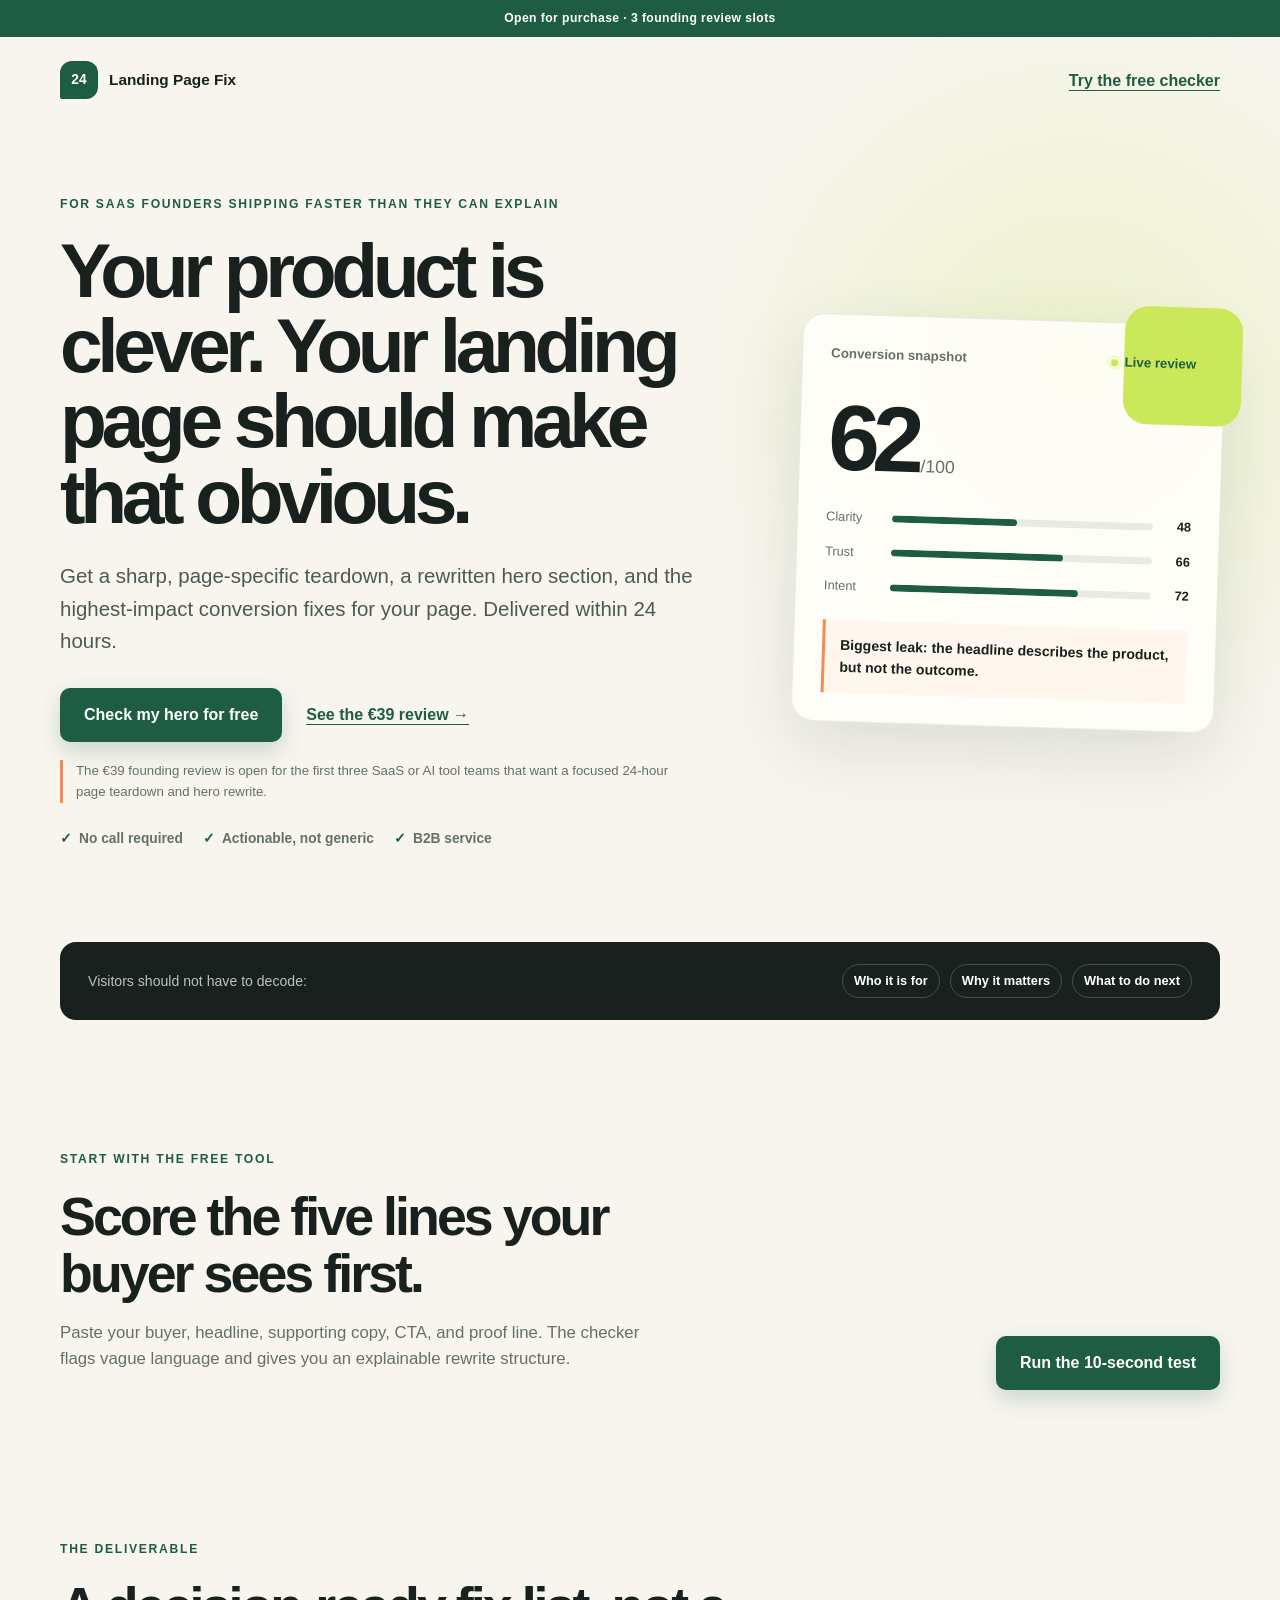
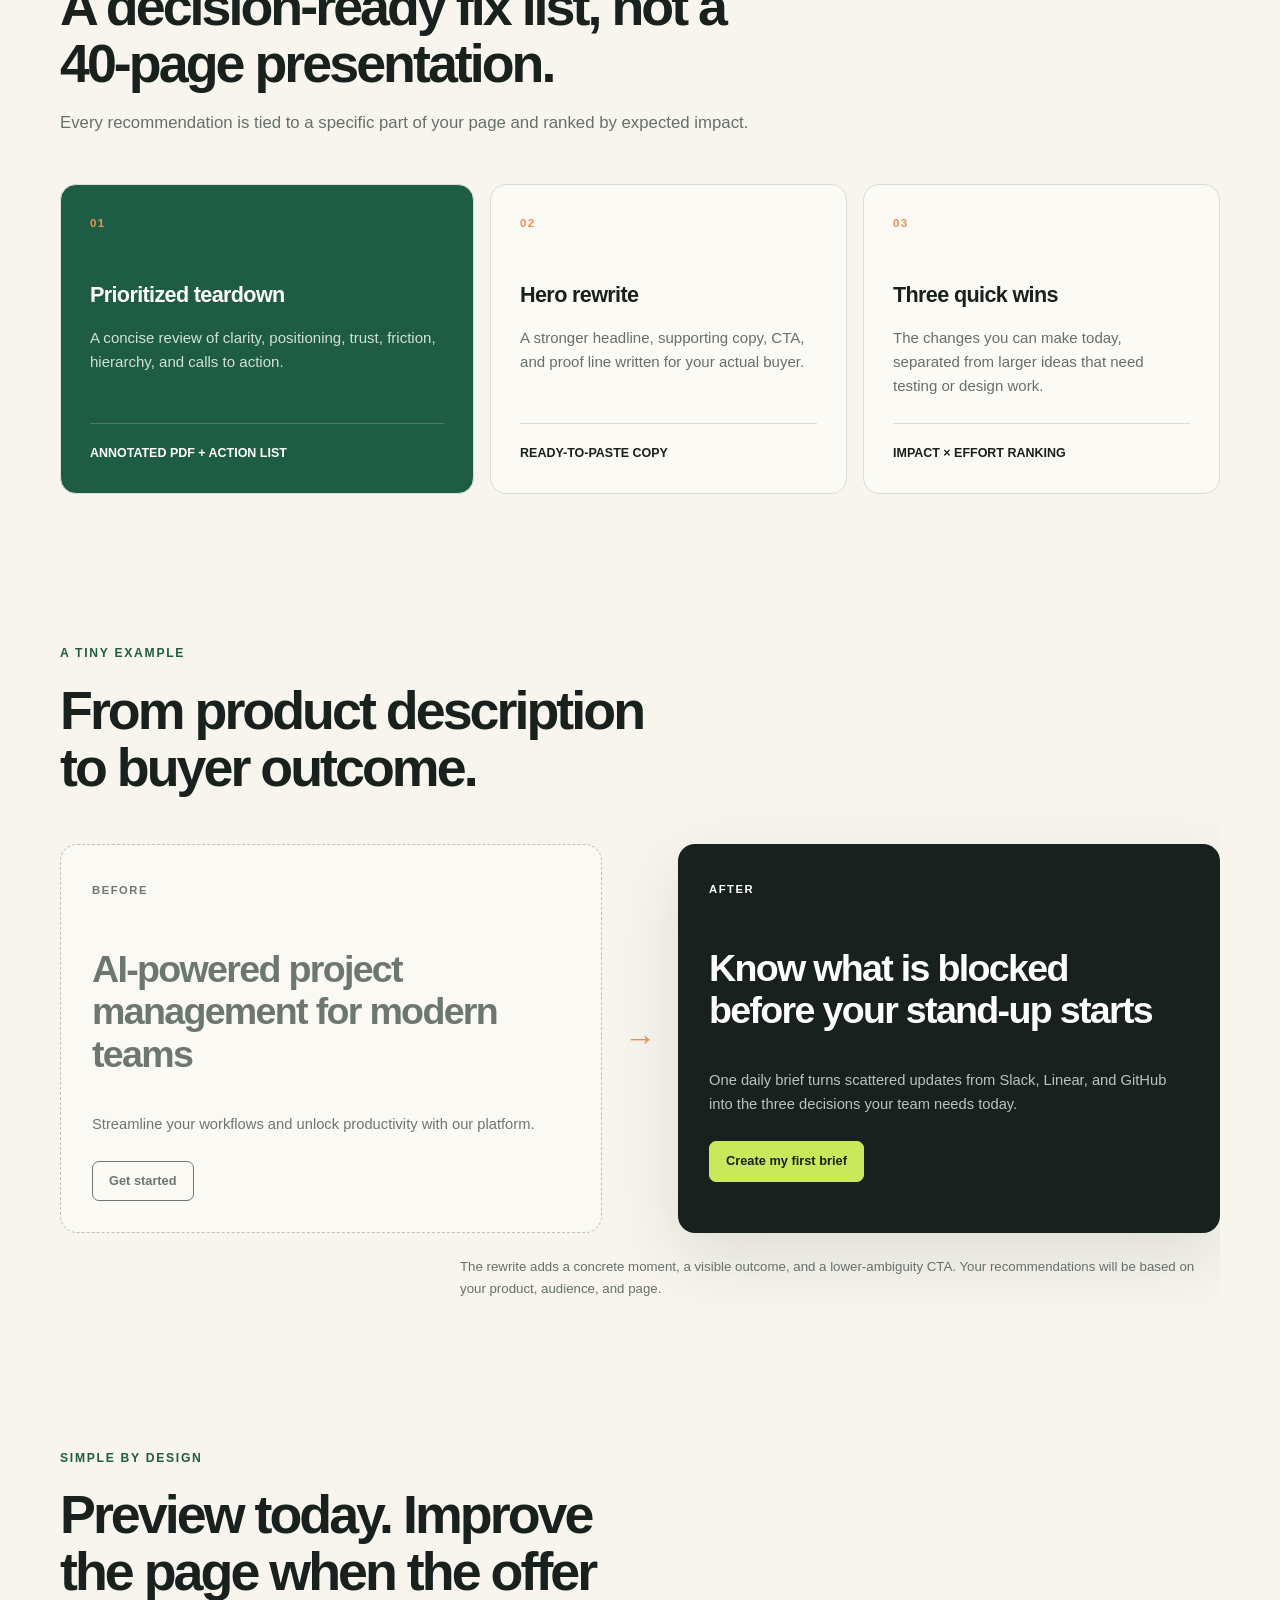
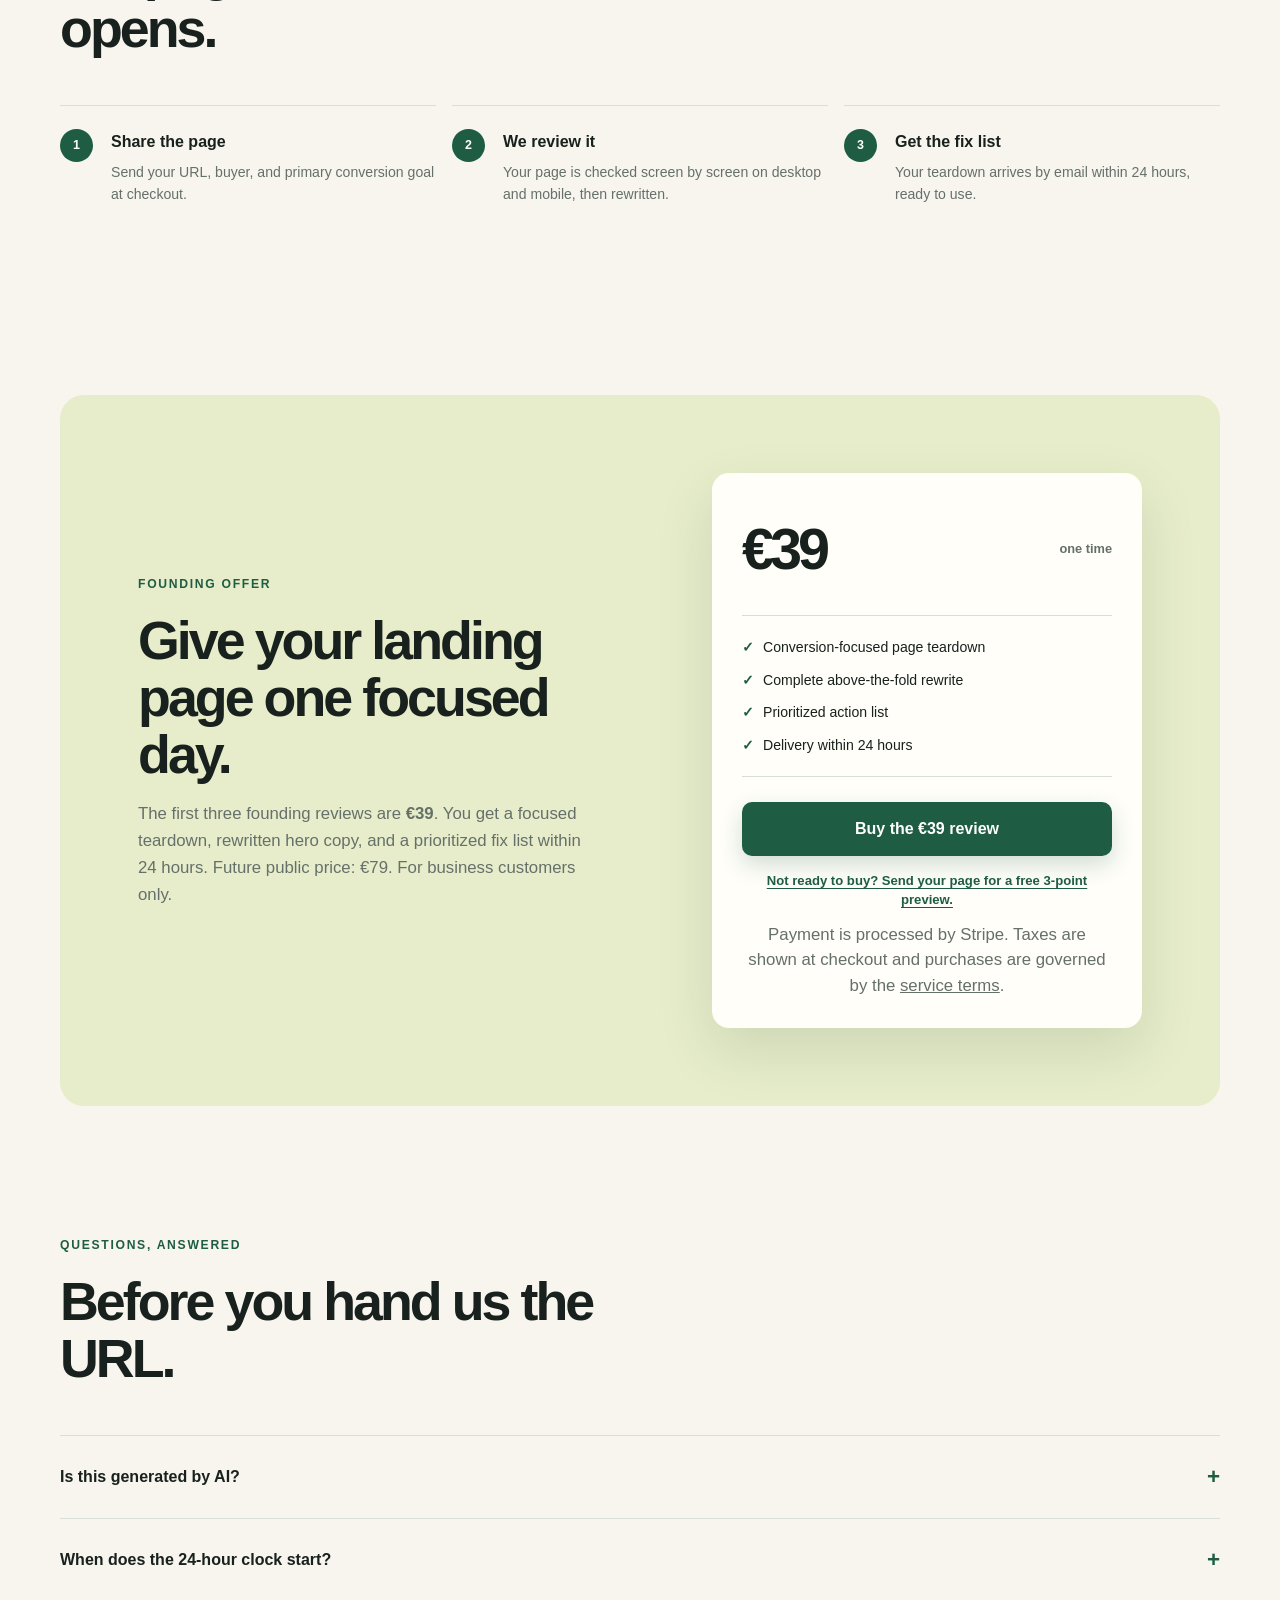
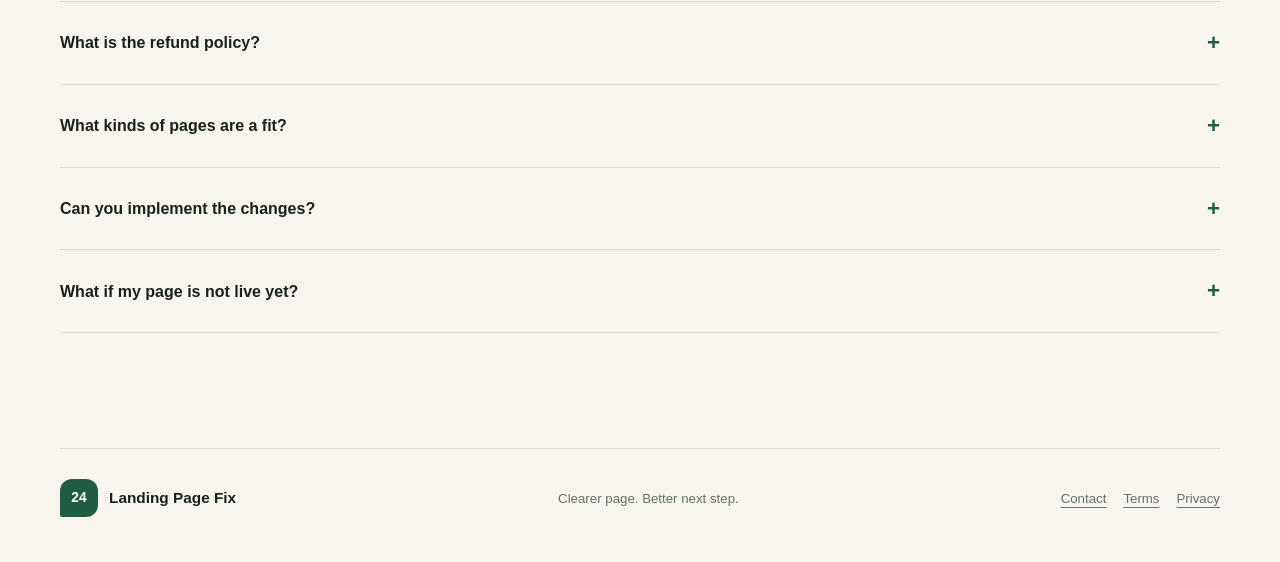
<file: index.html>
<!doctype html>
<html lang="en">
  <head>
    <meta charset="UTF-8" />
    <meta name="viewport" content="width=device-width, initial-scale=1.0" />
    <meta
      name="description"
      content="A focused landing page teardown with clearer positioning, rewritten above-the-fold copy, and prioritized conversion fixes delivered in 24 hours."
    />
    <meta property="og:type" content="website" />
    <meta property="og:title" content="24-Hour Landing Page Fix" />
    <meta
      property="og:description"
      content="A page-specific teardown, rewritten hero, and prioritized conversion fixes for SaaS landing pages."
    />
    <meta name="twitter:card" content="summary" />
    <title>24-Hour Landing Page Fix</title>
    <link rel="icon" href="favicon.svg" type="image/svg+xml" />
    <link rel="stylesheet" href="styles.css" />
  </head>
  <body>
    <div class="preview-banner" data-launch-state>
      Open for purchase · 3 founding review slots
    </div>
    <header class="site-header">
      <a class="brand" href="#top" aria-label="Landing Page Fix home">
        <span class="brand-mark">24</span>
        <span>Landing Page Fix</span>
      </a>
      <a class="header-link" href="hero-checker.html">Try the free checker</a>
    </header>

    <main id="top">
      <section class="hero">
        <div class="hero-copy">
          <p class="eyebrow">For SaaS founders shipping faster than they can explain</p>
          <h1>Your product is clever. Your landing page should make that obvious.</h1>
          <p class="hero-lede">
            Get a sharp, page-specific teardown, a rewritten hero section, and the
            highest-impact conversion fixes for your page. Delivered within 24 hours.
          </p>
          <div class="hero-actions">
            <a class="button button-primary" href="hero-checker.html">
              Check my hero for free
            </a>
            <a class="text-link" href="#checkout">See the €39 review <span>→</span></a>
          </div>
          <p class="preview-note">
            The €39 founding review is open for the first three SaaS or AI tool teams
            that want a focused 24-hour page teardown and hero rewrite.
          </p>
          <div class="micro-proof">
            <span>No call required</span>
            <span>Actionable, not generic</span>
            <span>B2B service</span>
          </div>
        </div>

        <aside class="score-card" aria-label="Example landing page scorecard">
          <div class="score-card-top">
            <span>Conversion snapshot</span>
            <span class="status-dot">Live review</span>
          </div>
          <div class="score-main">
            <span class="score-number">62</span>
            <span class="score-total">/100</span>
          </div>
          <div class="score-bars">
            <div class="score-row">
              <span>Clarity</span>
              <div class="bar"><i style="width: 48%"></i></div>
              <b>48</b>
            </div>
            <div class="score-row">
              <span>Trust</span>
              <div class="bar"><i style="width: 66%"></i></div>
              <b>66</b>
            </div>
            <div class="score-row">
              <span>Intent</span>
              <div class="bar"><i style="width: 72%"></i></div>
              <b>72</b>
            </div>
          </div>
          <p class="score-note">
            Biggest leak: the headline describes the product, but not the outcome.
          </p>
        </aside>
      </section>

      <section class="problem-strip" aria-label="Common landing page problems">
        <p>Visitors should not have to decode:</p>
        <div class="problem-list">
          <span>Who it is for</span>
          <span>Why it matters</span>
          <span>What to do next</span>
        </div>
      </section>

      <section class="section tool-promo">
        <div class="section-heading compact">
          <p class="eyebrow">Start with the free tool</p>
          <h2>Score the five lines your buyer sees first.</h2>
          <p>
            Paste your buyer, headline, supporting copy, CTA, and proof line. The checker
            flags vague language and gives you an explainable rewrite structure.
          </p>
        </div>
        <a class="button button-primary" href="hero-checker.html">Run the 10-second test</a>
      </section>

      <section class="section" id="offer">
        <div class="section-heading">
          <p class="eyebrow">The deliverable</p>
          <h2>A decision-ready fix list, not a 40-page presentation.</h2>
          <p>
            Every recommendation is tied to a specific part of your page and ranked by
            expected impact.
          </p>
        </div>

        <div class="deliverable-grid">
          <article class="deliverable-card featured-card">
            <span class="card-number">01</span>
            <h3>Prioritized teardown</h3>
            <p>
              A concise review of clarity, positioning, trust, friction, hierarchy, and
              calls to action.
            </p>
            <span class="card-output">Annotated PDF + action list</span>
          </article>
          <article class="deliverable-card">
            <span class="card-number">02</span>
            <h3>Hero rewrite</h3>
            <p>
              A stronger headline, supporting copy, CTA, and proof line written for your
              actual buyer.
            </p>
            <span class="card-output">Ready-to-paste copy</span>
          </article>
          <article class="deliverable-card">
            <span class="card-number">03</span>
            <h3>Three quick wins</h3>
            <p>
              The changes you can make today, separated from larger ideas that need
              testing or design work.
            </p>
            <span class="card-output">Impact × effort ranking</span>
          </article>
        </div>
      </section>

      <section class="section sample-section" id="sample">
        <div class="section-heading compact">
          <p class="eyebrow">A tiny example</p>
          <h2>From product description to buyer outcome.</h2>
        </div>

        <div class="rewrite">
          <div class="rewrite-panel before">
            <span class="rewrite-label">Before</span>
            <h3>AI-powered project management for modern teams</h3>
            <p>Streamline your workflows and unlock productivity with our platform.</p>
            <span class="fake-button">Get started</span>
          </div>
          <div class="rewrite-arrow" aria-hidden="true">→</div>
          <div class="rewrite-panel after">
            <span class="rewrite-label">After</span>
            <h3>Know what is blocked before your stand-up starts</h3>
            <p>
              One daily brief turns scattered updates from Slack, Linear, and GitHub into
              the three decisions your team needs today.
            </p>
            <span class="fake-button active">Create my first brief</span>
          </div>
        </div>
        <p class="sample-caption">
          The rewrite adds a concrete moment, a visible outcome, and a lower-ambiguity CTA.
          Your recommendations will be based on your product, audience, and page.
        </p>
      </section>

      <section class="section process-section">
        <div class="section-heading compact">
          <p class="eyebrow">Simple by design</p>
          <h2>Preview today. Improve the page when the offer opens.</h2>
        </div>
        <ol class="process-list">
          <li>
            <span>1</span>
            <div>
              <h3>Share the page</h3>
              <p>Send your URL, buyer, and primary conversion goal at checkout.</p>
            </div>
          </li>
          <li>
            <span>2</span>
            <div>
              <h3>We review it</h3>
              <p>Your page is checked screen by screen on desktop and mobile, then rewritten.</p>
            </div>
          </li>
          <li>
            <span>3</span>
            <div>
              <h3>Get the fix list</h3>
              <p>Your teardown arrives by email within 24 hours, ready to use.</p>
            </div>
          </li>
        </ol>
      </section>

      <section class="checkout-section" id="checkout">
        <div>
          <p class="eyebrow">Founding offer</p>
          <h2>Give your landing page one focused day.</h2>
          <p>
            The first three founding reviews are <strong>€39</strong>. You get a focused
            teardown, rewritten hero copy, and a prioritized fix list within 24 hours.
            Future public price: €79. For business customers only.
          </p>
        </div>
        <div class="checkout-card">
          <div class="price-row">
            <span class="price">€39</span>
            <span class="price-note">one time</span>
          </div>
          <ul>
            <li>Conversion-focused page teardown</li>
            <li>Complete above-the-fold rewrite</li>
            <li>Prioritized action list</li>
            <li>Delivery within 24 hours</li>
          </ul>
          <a class="button button-primary full-width" data-checkout href="#">
            Buy the €39 review
          </a>
          <a
            class="validation-link"
            href="mailto:fulifulibang@gmail.com?subject=Landing%20Page%20Fix%20MVP%20interest&body=Page%20URL%3A%0ATarget%20buyer%3A%0APrimary%20conversion%20goal%3A%0A%0AI%20would%20like%20to%20know%20when%20the%20%E2%82%AC39%20founding%20offer%20opens."
          >
            Not ready to buy? Send your page for a free 3-point preview.
          </a>
          <p class="checkout-footnote">
            Payment is processed by Stripe. Taxes are shown at checkout and purchases are
            governed by the <a href="terms.html">service terms</a>.
          </p>
        </div>
      </section>

      <section class="faq-section">
        <div class="section-heading compact">
          <p class="eyebrow">Questions, answered</p>
          <h2>Before you hand us the URL.</h2>
        </div>
        <div class="faq-list">
          <details>
            <summary>Is this generated by AI?</summary>
            <p>
              AI assists with analysis and organization, but this is not an instant
              auto-generated score. Your page is checked against your actual audience and
              conversion goal, then the recommendations are edited and prioritized
              specifically for the page.
            </p>
          </details>
          <details>
            <summary>When does the 24-hour clock start?</summary>
            <p>
              It starts once payment and the required brief are received: the page URL,
              target buyer, and primary conversion goal. If the page is inaccessible or
              the brief is incomplete, delivery pauses until the missing access or
              information arrives.
            </p>
          </details>
          <details>
            <summary>What is the refund policy?</summary>
            <p>
              Before work begins, you can request a full refund. After delivery, contact
              us within 7 days if the review is not specific and actionable; we will
              revise it once or refund it. Full details are in the service terms.
            </p>
          </details>
          <details>
            <summary>What kinds of pages are a fit?</summary>
            <p>
              SaaS homepages, product landing pages, waitlists, and launch pages with one
              clear conversion goal. Large e-commerce catalogs are not a fit for this
              offer.
            </p>
          </details>
          <details>
            <summary>Can you implement the changes?</summary>
            <p>
              Yes. After the teardown, a fixed-price implementation option is available
              for simple HTML, React, Next.js, or copy-only changes.
            </p>
          </details>
          <details>
            <summary>What if my page is not live yet?</summary>
            <p>
              A public Figma prototype or shareable staging URL works. The review needs
              enough content to understand the offer and intended action.
            </p>
          </details>
        </div>
      </section>
    </main>

    <footer>
      <a class="brand footer-brand" href="#top">
        <span class="brand-mark">24</span>
        <span>Landing Page Fix</span>
      </a>
      <p>Clearer page. Better next step.</p>
      <nav class="footer-links" aria-label="Legal and contact">
        <a data-contact>Contact</a>
        <a href="terms.html">Terms</a>
        <a href="privacy.html">Privacy</a>
      </nav>
    </footer>

    <div class="toast" role="status" aria-live="polite">
      Founding review slots are open.
    </div>

    <script src="config.js"></script>
    <script src="script.js"></script>
  </body>
</html>
</file>
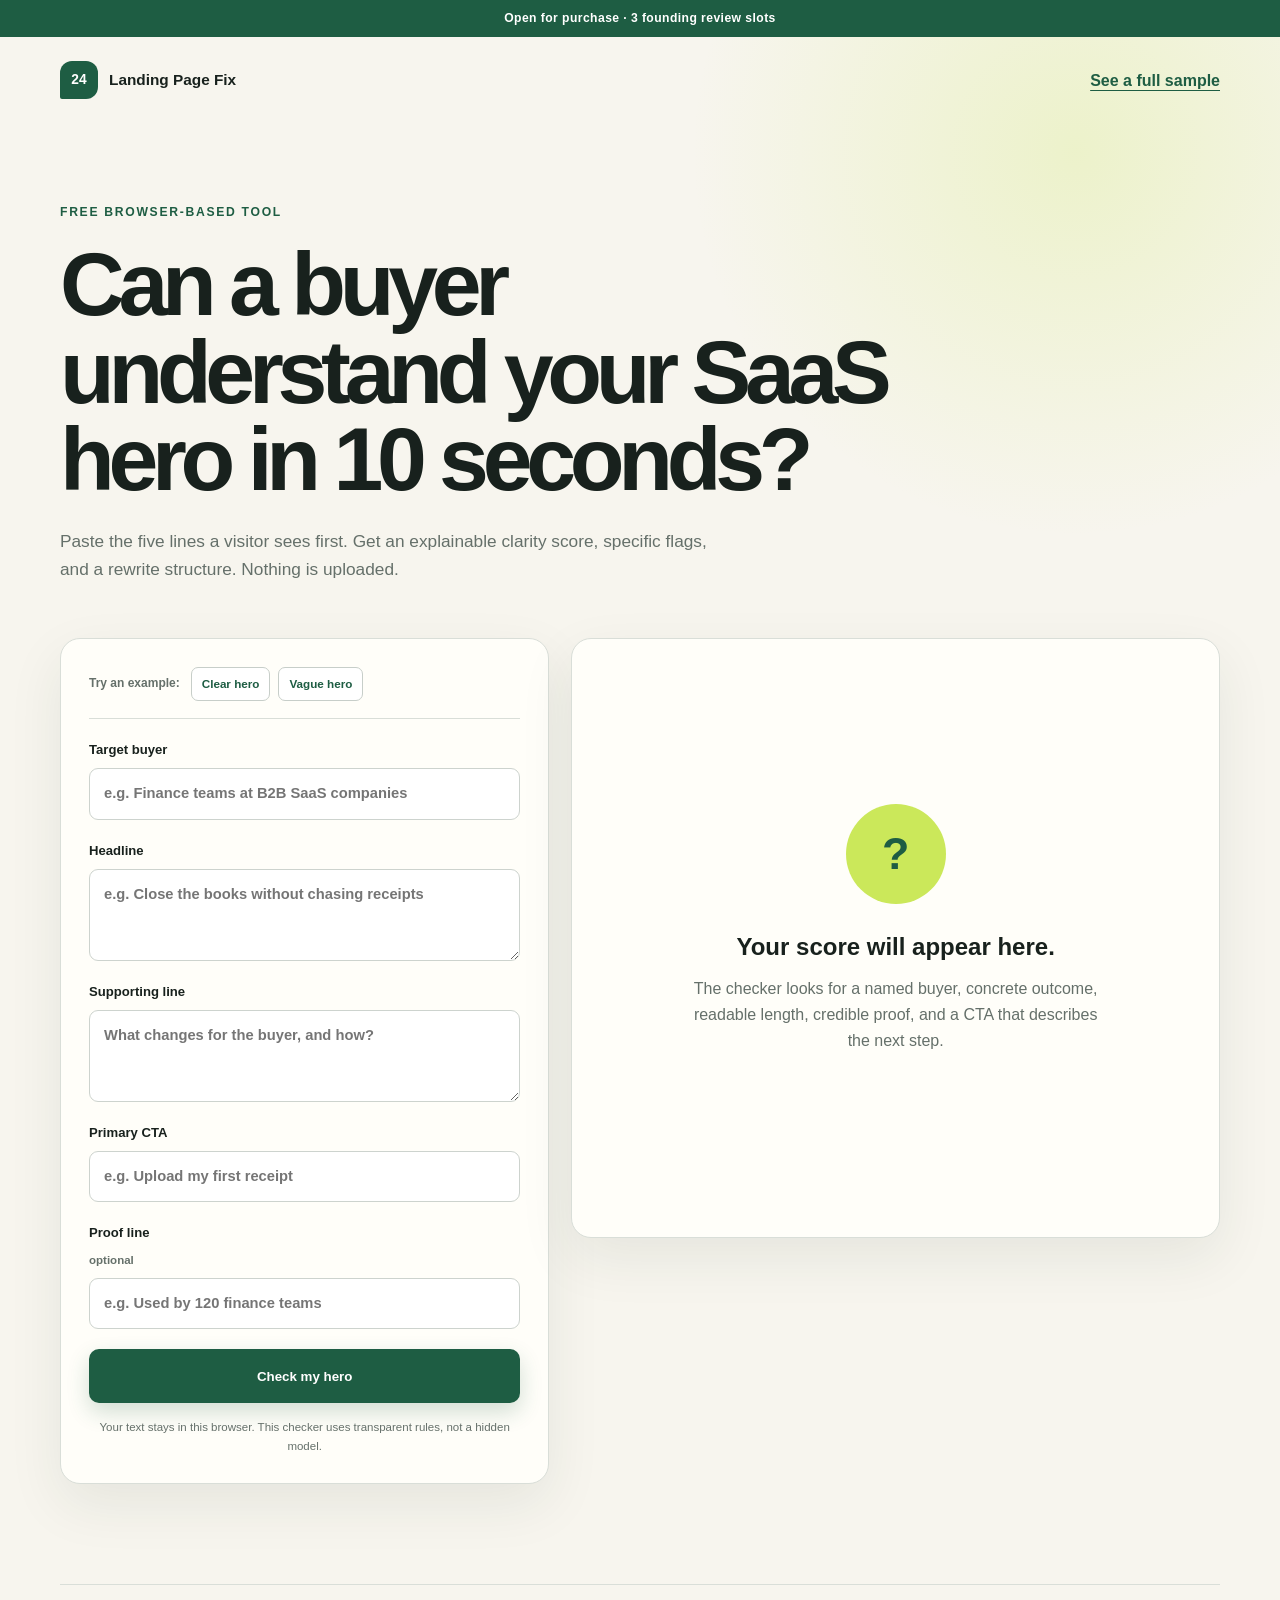
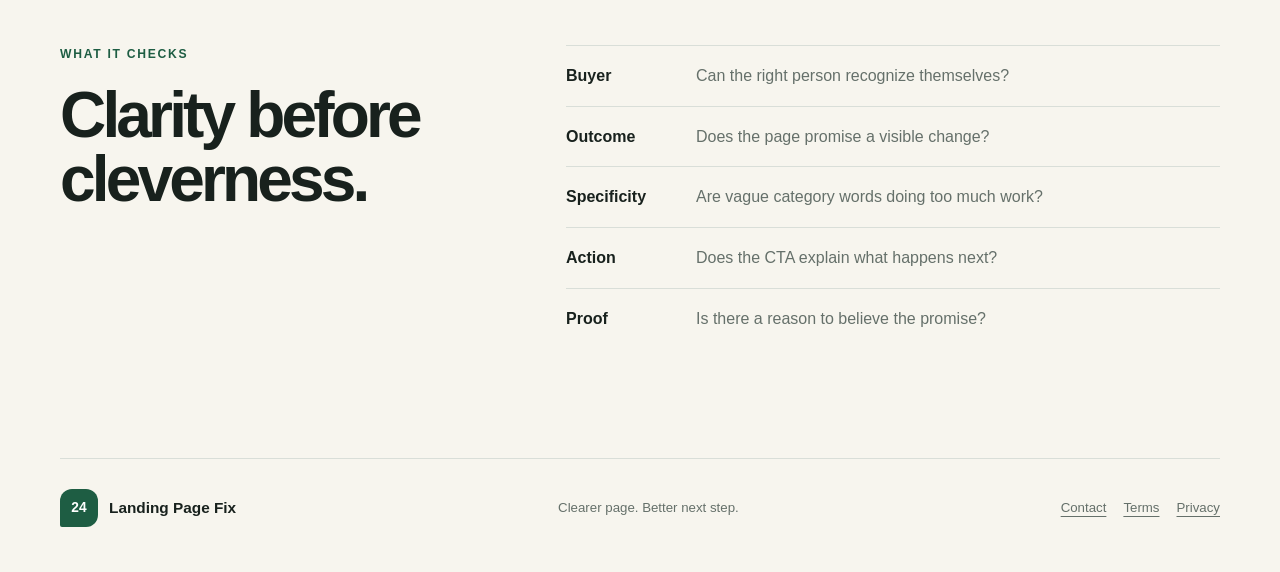
<file: hero-checker.html>
<!doctype html>
<html lang="en">
  <head>
    <meta charset="UTF-8" />
    <meta name="viewport" content="width=device-width, initial-scale=1.0" />
    <meta name="description" content="Check whether your SaaS hero clearly names the buyer, outcome, mechanism, and next step." />
    <title>Free SaaS Hero Clarity Checker | Landing Page Fix</title>
    <link rel="icon" href="favicon.svg" type="image/svg+xml" />
    <link rel="stylesheet" href="styles.css" />
    <link rel="stylesheet" href="tool.css" />
  </head>
  <body>
    <div class="preview-banner" data-launch-state>
      Open for purchase · 3 founding review slots
    </div>
    <header class="site-header">
      <a class="brand" href="index.html" aria-label="Landing Page Fix home">
        <span class="brand-mark">24</span>
        <span>Landing Page Fix</span>
      </a>
      <a class="header-link" href="sample-audit.html">See a full sample</a>
    </header>

    <main class="tool-shell">
      <section class="tool-intro">
        <p class="eyebrow">Free browser-based tool</p>
        <h1>Can a buyer understand your SaaS hero in 10 seconds?</h1>
        <p>Paste the five lines a visitor sees first. Get an explainable clarity score, specific flags, and a rewrite structure. Nothing is uploaded.</p>
      </section>

      <div class="tool-layout">
        <form class="checker-form" id="hero-checker">
          <div class="preset-row" aria-label="Example hero copy">
            <span>Try an example:</span>
            <button type="button" data-preset="clear">Clear hero</button>
            <button type="button" data-preset="vague">Vague hero</button>
          </div>
          <label>Target buyer
            <input name="buyer" placeholder="e.g. Finance teams at B2B SaaS companies" maxlength="120" required />
          </label>
          <label>Headline
            <textarea name="headline" placeholder="e.g. Close the books without chasing receipts" maxlength="180" required></textarea>
          </label>
          <label>Supporting line
            <textarea name="support" placeholder="What changes for the buyer, and how?" maxlength="300" required></textarea>
          </label>
          <label>Primary CTA
            <input name="cta" placeholder="e.g. Upload my first receipt" maxlength="80" required />
          </label>
          <label>Proof line <span>optional</span>
            <input name="proof" placeholder="e.g. Used by 120 finance teams" maxlength="160" />
          </label>
          <button class="button button-primary full-width" type="submit">Check my hero</button>
          <p class="tool-privacy">Your text stays in this browser. This checker uses transparent rules, not a hidden model.</p>
        </form>

        <section class="checker-result" id="checker-result" aria-live="polite">
          <div class="empty-result">
            <span class="empty-score">?</span>
            <h2>Your score will appear here.</h2>
            <p>The checker looks for a named buyer, concrete outcome, readable length, credible proof, and a CTA that describes the next step.</p>
          </div>
        </section>
      </div>

      <section class="tool-method">
        <div>
          <p class="eyebrow">What it checks</p>
          <h2>Clarity before cleverness.</h2>
        </div>
        <ul>
          <li><b>Buyer</b><span>Can the right person recognize themselves?</span></li>
          <li><b>Outcome</b><span>Does the page promise a visible change?</span></li>
          <li><b>Specificity</b><span>Are vague category words doing too much work?</span></li>
          <li><b>Action</b><span>Does the CTA explain what happens next?</span></li>
          <li><b>Proof</b><span>Is there a reason to believe the promise?</span></li>
        </ul>
      </section>
    </main>

    <footer>
      <a class="brand footer-brand" href="index.html">
        <span class="brand-mark">24</span><span>Landing Page Fix</span>
      </a>
      <p>Clearer page. Better next step.</p>
      <nav class="footer-links" aria-label="Legal and contact">
        <a data-contact>Contact</a><a href="terms.html">Terms</a><a href="privacy.html">Privacy</a>
      </nav>
    </footer>

    <script src="config.js"></script>
    <script src="script.js"></script>
    <script src="hero-checker.js"></script>
  </body>
</html>
</file>
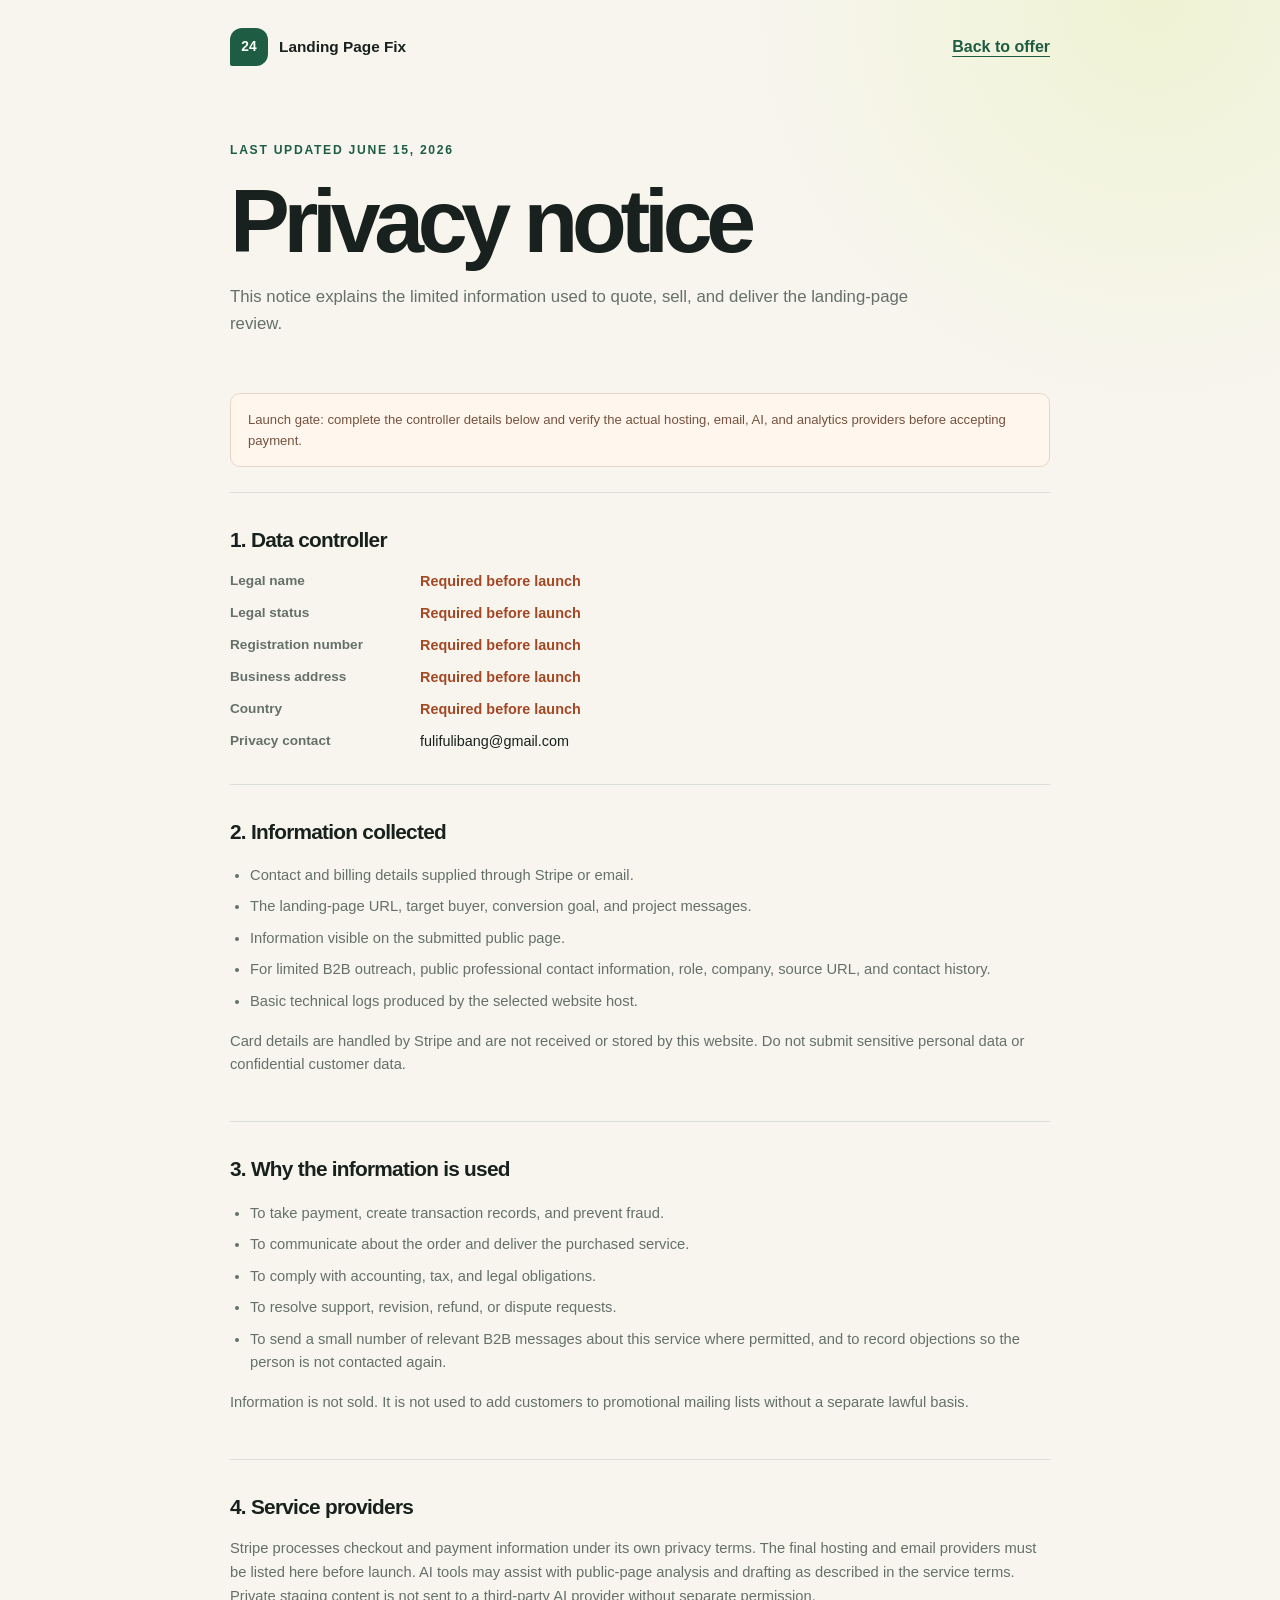
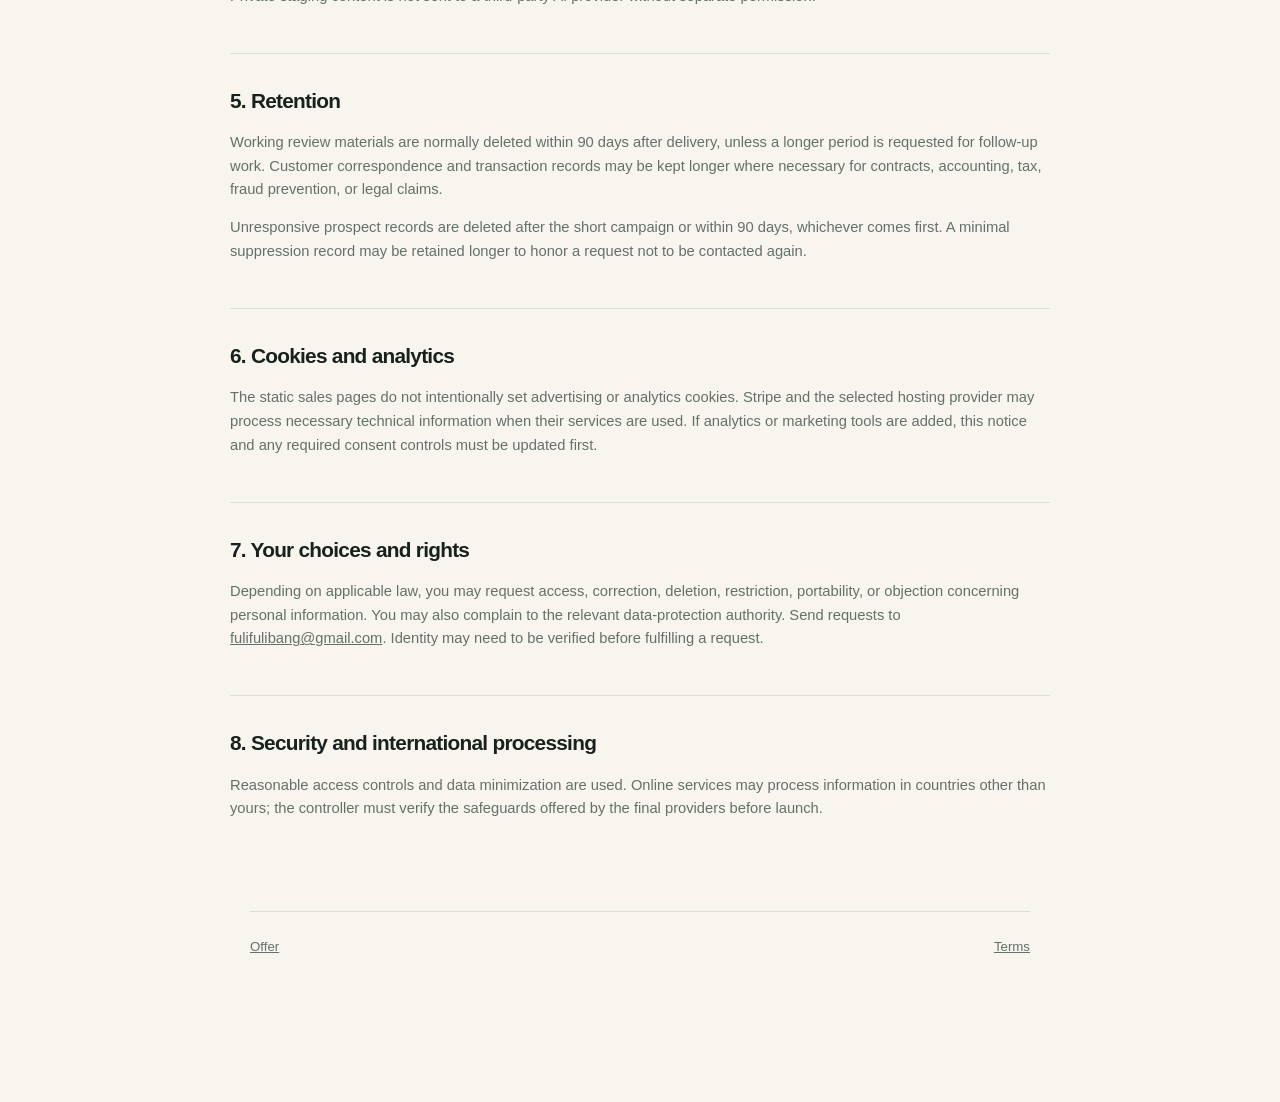
<file: privacy.html>
<!doctype html>
<html lang="en">
  <head>
    <meta charset="UTF-8" />
    <meta name="viewport" content="width=device-width, initial-scale=1.0" />
    <meta name="robots" content="noindex" />
    <title>Privacy Notice | Landing Page Fix</title>
    <link rel="icon" href="favicon.svg" type="image/svg+xml" />
    <link rel="stylesheet" href="styles.css" />
    <link rel="stylesheet" href="legal.css" />
  </head>
  <body class="legal-page">
    <main class="legal-shell">
      <header class="legal-header">
        <a class="brand" href="index.html">
          <span class="brand-mark">24</span>
          <span>Landing Page Fix</span>
        </a>
        <a href="index.html#checkout">Back to offer</a>
      </header>

      <p class="eyebrow">Last updated June 15, 2026</p>
      <h1>Privacy notice</h1>
      <p class="legal-intro">
        This notice explains the limited information used to quote, sell, and deliver the
        landing-page review.
      </p>

      <p class="legal-notice">
        Launch gate: complete the controller details below and verify the actual hosting,
        email, AI, and analytics providers before accepting payment.
      </p>

      <section class="legal-section">
        <h2>1. Data controller</h2>
        <dl class="legal-grid">
          <dt>Legal name</dt>
          <dd data-legal="sellerName"></dd>
          <dt>Legal status</dt>
          <dd data-legal="sellerLegalStatus"></dd>
          <dt>Registration number</dt>
          <dd data-legal="registrationNumber"></dd>
          <dt>Business address</dt>
          <dd data-legal="sellerAddress"></dd>
          <dt>Country</dt>
          <dd data-legal="sellerCountry"></dd>
          <dt>Privacy contact</dt>
          <dd data-legal="contactEmail"></dd>
        </dl>
      </section>

      <section class="legal-section">
        <h2>2. Information collected</h2>
        <ul>
          <li>Contact and billing details supplied through Stripe or email.</li>
          <li>The landing-page URL, target buyer, conversion goal, and project messages.</li>
          <li>Information visible on the submitted public page.</li>
          <li>
            For limited B2B outreach, public professional contact information, role,
            company, source URL, and contact history.
          </li>
          <li>Basic technical logs produced by the selected website host.</li>
        </ul>
        <p>
          Card details are handled by Stripe and are not received or stored by this
          website. Do not submit sensitive personal data or confidential customer data.
        </p>
      </section>

      <section class="legal-section">
        <h2>3. Why the information is used</h2>
        <ul>
          <li>To take payment, create transaction records, and prevent fraud.</li>
          <li>To communicate about the order and deliver the purchased service.</li>
          <li>To comply with accounting, tax, and legal obligations.</li>
          <li>To resolve support, revision, refund, or dispute requests.</li>
          <li>
            To send a small number of relevant B2B messages about this service where
            permitted, and to record objections so the person is not contacted again.
          </li>
        </ul>
        <p>
          Information is not sold. It is not used to add customers to promotional mailing
          lists without a separate lawful basis.
        </p>
      </section>

      <section class="legal-section">
        <h2>4. Service providers</h2>
        <p>
          Stripe processes checkout and payment information under its own privacy terms.
          The final hosting and email providers must be listed here before launch. AI tools
          may assist with public-page analysis and drafting as described in the service
          terms. Private staging content is not sent to a third-party AI provider without
          separate permission.
        </p>
      </section>

      <section class="legal-section">
        <h2>5. Retention</h2>
        <p>
          Working review materials are normally deleted within 90 days after delivery,
          unless a longer period is requested for follow-up work. Customer correspondence
          and transaction records may be kept longer where necessary for contracts,
          accounting, tax, fraud prevention, or legal claims.
        </p>
        <p>
          Unresponsive prospect records are deleted after the short campaign or within 90
          days, whichever comes first. A minimal suppression record may be retained longer
          to honor a request not to be contacted again.
        </p>
      </section>

      <section class="legal-section">
        <h2>6. Cookies and analytics</h2>
        <p>
          The static sales pages do not intentionally set advertising or analytics
          cookies. Stripe and the selected hosting provider may process necessary
          technical information when their services are used. If analytics or marketing
          tools are added, this notice and any required consent controls must be updated
          first.
        </p>
      </section>

      <section class="legal-section">
        <h2>7. Your choices and rights</h2>
        <p>
          Depending on applicable law, you may request access, correction, deletion,
          restriction, portability, or objection concerning personal information. You may
          also complain to the relevant data-protection authority. Send requests to
          <a data-contact data-legal="contactEmail"></a>.
          Identity may need to be verified before fulfilling a request.
        </p>
      </section>

      <section class="legal-section">
        <h2>8. Security and international processing</h2>
        <p>
          Reasonable access controls and data minimization are used. Online services may
          process information in countries other than yours; the controller must verify
          the safeguards offered by the final providers before launch.
        </p>
      </section>

      <footer class="legal-footer">
        <a href="index.html">Offer</a>
        <a href="terms.html">Terms</a>
      </footer>
    </main>
    <script src="config.js"></script>
    <script src="script.js"></script>
  </body>
</html>
</file>
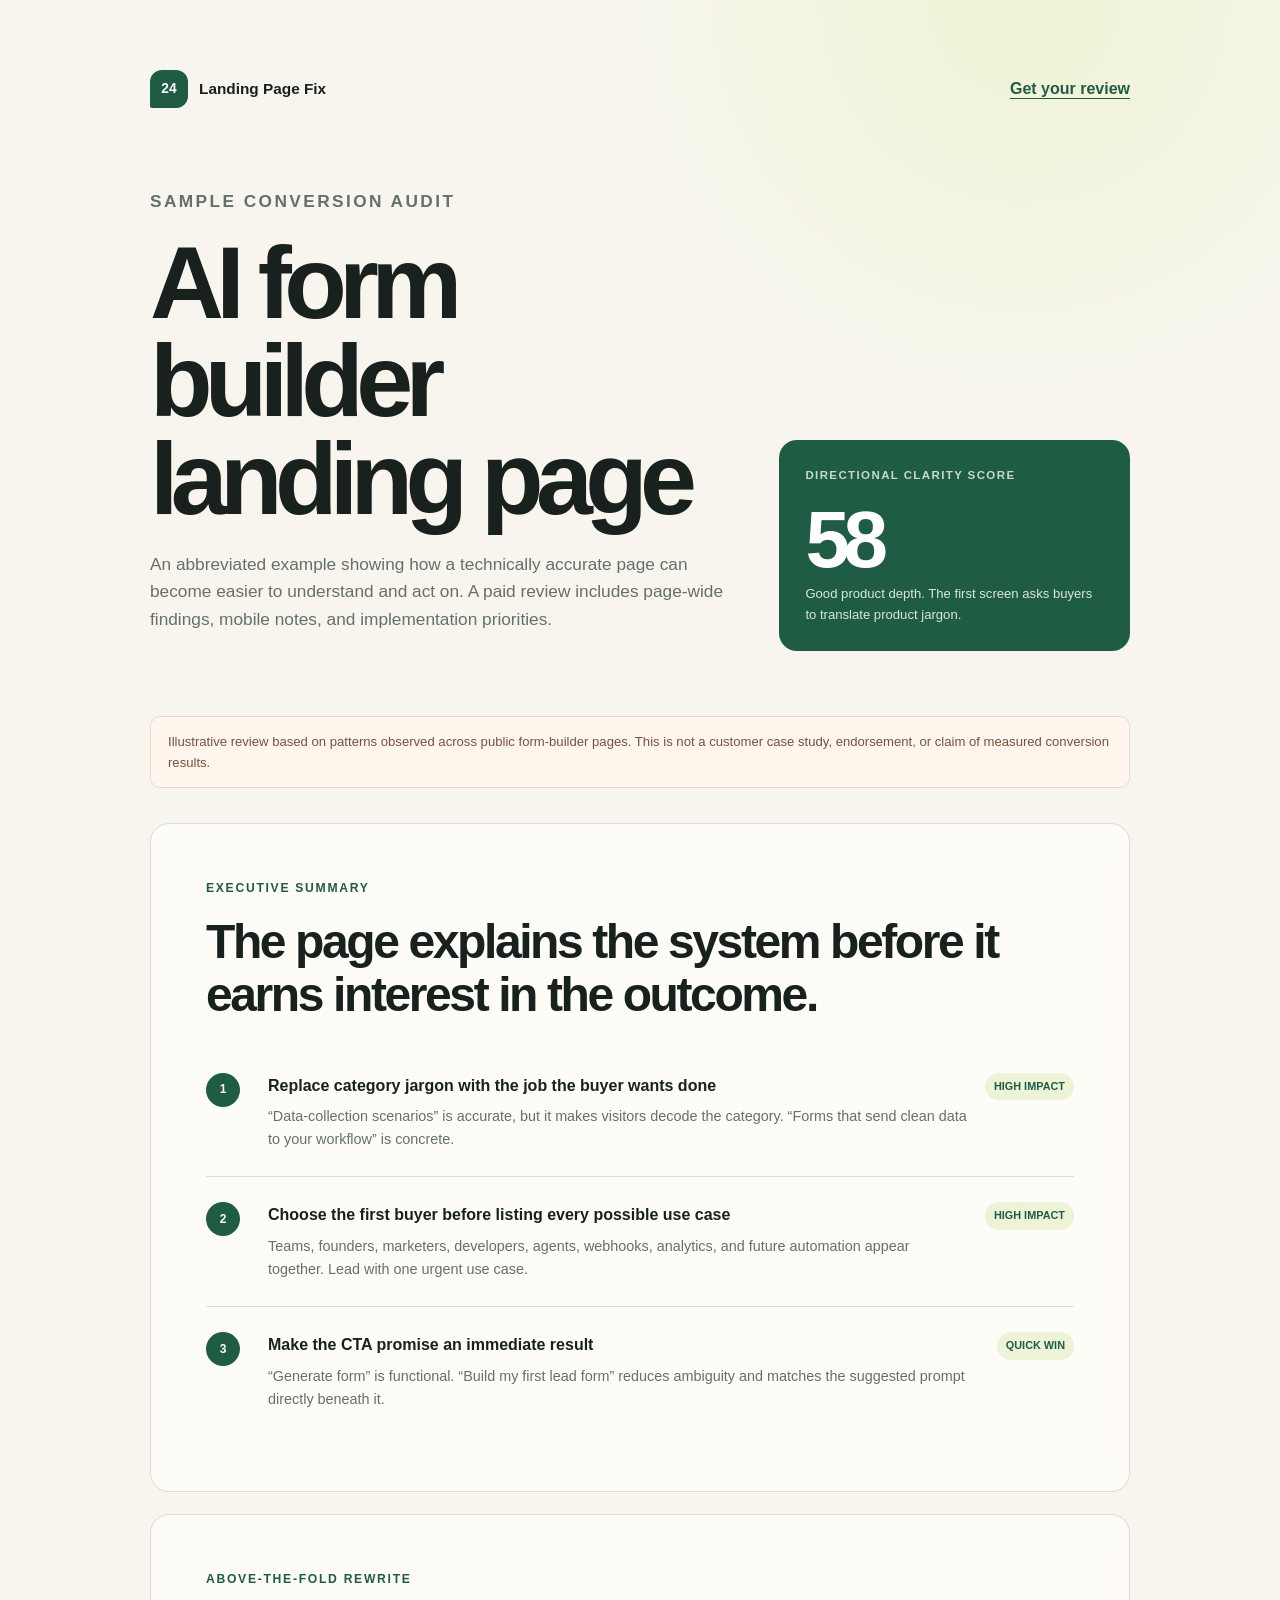
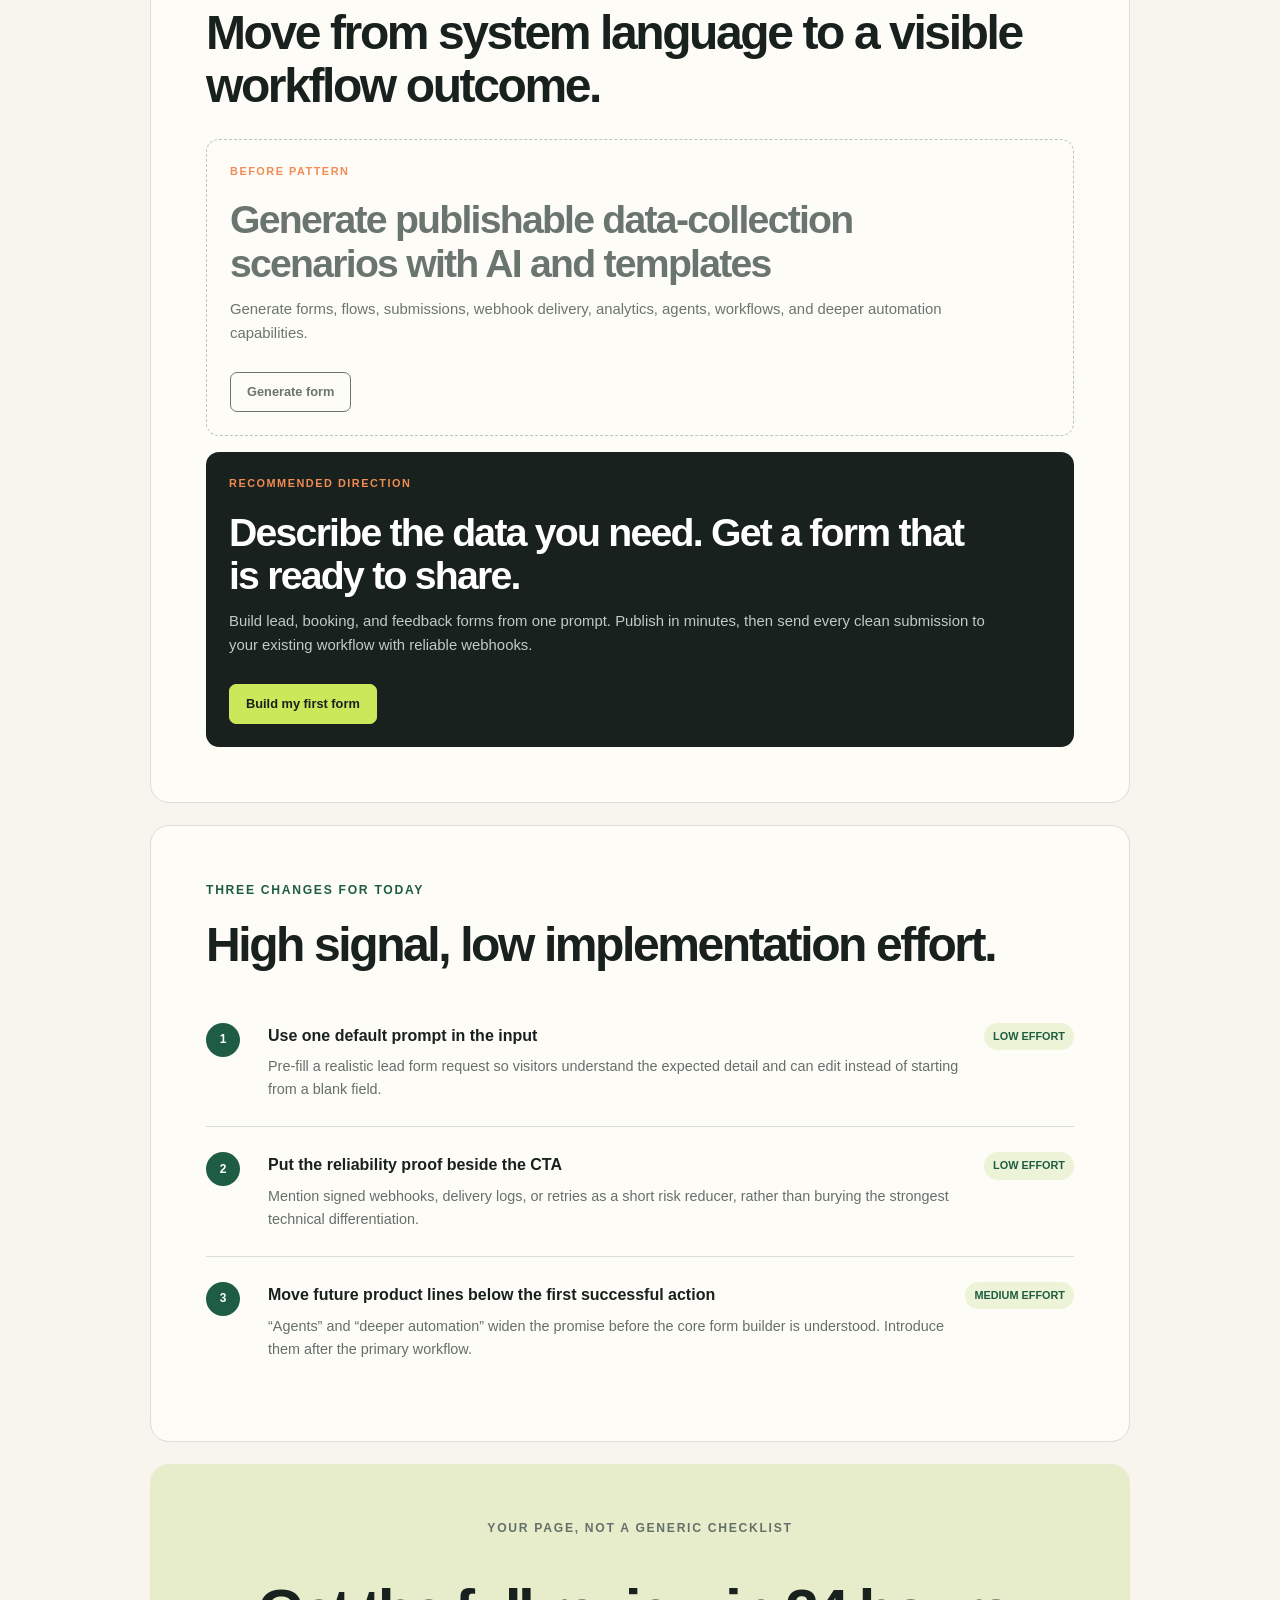
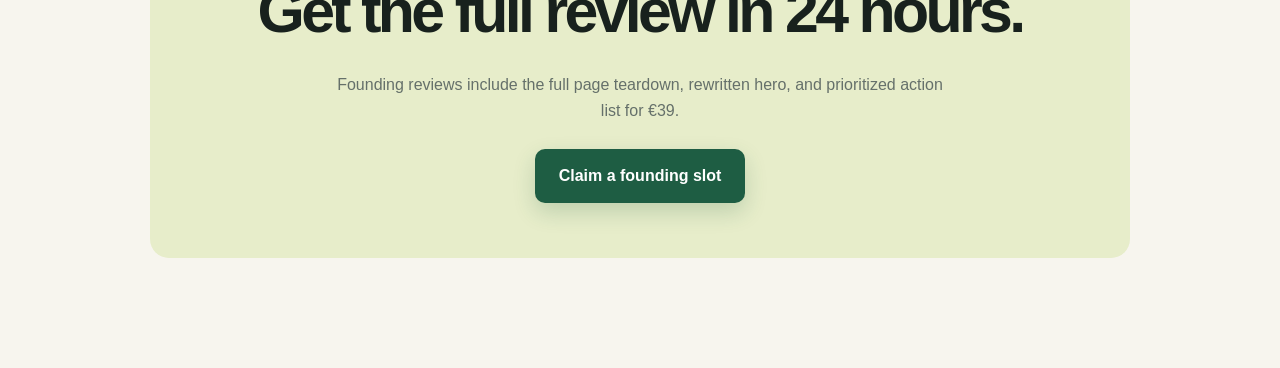
<file: sample-audit.html>
<!doctype html>
<html lang="en">
  <head>
    <meta charset="UTF-8" />
    <meta name="viewport" content="width=device-width, initial-scale=1.0" />
    <meta
      name="description"
      content="A sample landing page conversion audit showing prioritized findings and a rewritten hero."
    />
    <title>Sample Audit | 24-Hour Landing Page Fix</title>
    <link rel="icon" href="favicon.svg" type="image/svg+xml" />
    <link rel="stylesheet" href="styles.css" />
    <style>
      body {
        background:
          radial-gradient(circle at 80% 0, rgba(203, 232, 90, 0.18), transparent 26rem),
          var(--cream);
      }

      .audit-shell {
        width: min(980px, calc(100% - 40px));
        margin: 0 auto;
        padding: 70px 0 110px;
      }

      .audit-nav {
        display: flex;
        align-items: center;
        justify-content: space-between;
        margin-bottom: 80px;
      }

      .audit-nav a:last-child {
        color: var(--green);
        font-weight: 800;
        text-underline-offset: 4px;
      }

      .audit-hero {
        display: grid;
        grid-template-columns: 1.25fr 0.75fr;
        gap: 45px;
        align-items: end;
        margin-bottom: 65px;
      }

      .audit-hero h1 {
        margin-bottom: 22px;
        font-size: clamp(3.1rem, 8vw, 6.8rem);
        letter-spacing: -0.075em;
        line-height: 0.96;
      }

      .audit-hero p {
        max-width: 650px;
        color: var(--muted);
        font-size: 1.08rem;
      }

      .audit-score {
        padding: 26px;
        border-radius: 18px;
        color: white;
        background: var(--green);
      }

      .audit-score span {
        display: block;
        color: #c8d8ce;
        font-size: 0.72rem;
        font-weight: 800;
        letter-spacing: 0.12em;
        text-transform: uppercase;
      }

      .audit-score strong {
        display: block;
        margin: 15px 0 3px;
        font-family: "Avenir Next", "Segoe UI", Helvetica, Arial, sans-serif;
        font-size: 5rem;
        letter-spacing: -0.08em;
        line-height: 1;
      }

      .audit-score p {
        margin: 0;
        color: #dbe6df;
        font-size: 0.82rem;
      }

      .disclosure {
        margin-bottom: 35px;
        padding: 14px 17px;
        border: 1px solid #ead6c8;
        border-radius: 10px;
        color: #76513f;
        background: #fff7ed;
        font-size: 0.82rem;
      }

      .audit-section {
        margin-top: 22px;
        padding: clamp(28px, 6vw, 55px);
        border: 1px solid var(--line);
        border-radius: 19px;
        background: rgba(255, 254, 249, 0.82);
      }

      .audit-section h2 {
        margin-bottom: 26px;
        font-size: clamp(1.8rem, 4vw, 3rem);
        letter-spacing: -0.05em;
        line-height: 1.1;
      }

      .finding-list {
        display: grid;
        gap: 0;
        margin: 0;
        padding: 0;
        list-style: none;
      }

      .finding {
        display: grid;
        grid-template-columns: 45px 1fr auto;
        gap: 17px;
        align-items: start;
        padding: 25px 0;
        border-top: 1px solid var(--line);
      }

      .finding:first-child {
        border-top: 0;
      }

      .finding-number {
        display: grid;
        width: 34px;
        height: 34px;
        place-items: center;
        border-radius: 50%;
        color: white;
        background: var(--green);
        font-size: 0.75rem;
        font-weight: 800;
      }

      .finding h3 {
        margin-bottom: 7px;
        font-size: 1rem;
      }

      .finding p {
        margin: 0;
        color: var(--muted);
        font-size: 0.9rem;
      }

      .impact {
        padding: 5px 9px;
        border-radius: 20px;
        color: var(--green);
        background: #edf3d6;
        font-size: 0.68rem;
        font-weight: 800;
        text-transform: uppercase;
      }

      .rewrite-stack {
        display: grid;
        gap: 16px;
      }

      .copy-block {
        padding: 23px;
        border-radius: 13px;
      }

      .copy-block.before-copy {
        border: 1px dashed #bcc4be;
        color: #6b756f;
      }

      .copy-block.after-copy {
        color: white;
        background: var(--ink);
      }

      .copy-label {
        display: block;
        margin-bottom: 18px;
        color: var(--orange);
        font-size: 0.68rem;
        font-weight: 800;
        letter-spacing: 0.14em;
        text-transform: uppercase;
      }

      .copy-block h3 {
        max-width: 750px;
        margin-bottom: 12px;
        font-size: clamp(1.45rem, 3.7vw, 2.45rem);
        letter-spacing: -0.045em;
        line-height: 1.12;
      }

      .copy-block p {
        max-width: 760px;
        margin-bottom: 16px;
        font-size: 0.93rem;
      }

      .after-copy p {
        color: #c1cbc5;
      }

      .audit-cta {
        margin-top: 22px;
        padding: clamp(30px, 6vw, 55px);
        border-radius: 19px;
        text-align: center;
        background: #e7edca;
      }

      .audit-cta h2 {
        margin-bottom: 12px;
        font-size: clamp(2rem, 5vw, 3.8rem);
        letter-spacing: -0.06em;
      }

      .audit-cta p {
        max-width: 620px;
        margin: 0 auto 25px;
        color: var(--muted);
      }

      @media (max-width: 700px) {
        .audit-shell {
          width: min(100% - 28px, 980px);
          padding-top: 25px;
        }

        .audit-nav {
          margin-bottom: 55px;
        }

        .audit-hero {
          grid-template-columns: 1fr;
        }

        .audit-score {
          max-width: 280px;
        }

        .finding {
          grid-template-columns: 40px 1fr;
        }

        .impact {
          grid-column: 2;
          justify-self: start;
        }
      }
    </style>
  </head>
  <body>
    <main class="audit-shell">
      <nav class="audit-nav">
        <a class="brand" href="index.html">
          <span class="brand-mark">24</span>
          <span>Landing Page Fix</span>
        </a>
        <a href="index.html#checkout">Get your review</a>
      </nav>

      <section class="audit-hero">
        <div>
          <p class="eyebrow">Sample conversion audit</p>
          <h1>AI form builder landing page</h1>
          <p>
            An abbreviated example showing how a technically accurate page can become
            easier to understand and act on. A paid review includes page-wide findings,
            mobile notes, and implementation priorities.
          </p>
        </div>
        <aside class="audit-score">
          <span>Directional clarity score</span>
          <strong>58</strong>
          <p>Good product depth. The first screen asks buyers to translate product jargon.</p>
        </aside>
      </section>

      <p class="disclosure">
        Illustrative review based on patterns observed across public form-builder pages.
        This is not a customer case study, endorsement, or claim of measured conversion
        results.
      </p>

      <section class="audit-section">
        <p class="eyebrow">Executive summary</p>
        <h2>The page explains the system before it earns interest in the outcome.</h2>
        <ul class="finding-list">
          <li class="finding">
            <span class="finding-number">1</span>
            <div>
              <h3>Replace category jargon with the job the buyer wants done</h3>
              <p>
                “Data-collection scenarios” is accurate, but it makes visitors decode the
                category. “Forms that send clean data to your workflow” is concrete.
              </p>
            </div>
            <span class="impact">High impact</span>
          </li>
          <li class="finding">
            <span class="finding-number">2</span>
            <div>
              <h3>Choose the first buyer before listing every possible use case</h3>
              <p>
                Teams, founders, marketers, developers, agents, webhooks, analytics, and
                future automation appear together. Lead with one urgent use case.
              </p>
            </div>
            <span class="impact">High impact</span>
          </li>
          <li class="finding">
            <span class="finding-number">3</span>
            <div>
              <h3>Make the CTA promise an immediate result</h3>
              <p>
                “Generate form” is functional. “Build my first lead form” reduces ambiguity
                and matches the suggested prompt directly beneath it.
              </p>
            </div>
            <span class="impact">Quick win</span>
          </li>
        </ul>
      </section>

      <section class="audit-section">
        <p class="eyebrow">Above-the-fold rewrite</p>
        <h2>Move from system language to a visible workflow outcome.</h2>
        <div class="rewrite-stack">
          <article class="copy-block before-copy">
            <span class="copy-label">Before pattern</span>
            <h3>Generate publishable data-collection scenarios with AI and templates</h3>
            <p>
              Generate forms, flows, submissions, webhook delivery, analytics, agents,
              workflows, and deeper automation capabilities.
            </p>
            <span class="fake-button">Generate form</span>
          </article>
          <article class="copy-block after-copy">
            <span class="copy-label">Recommended direction</span>
            <h3>Describe the data you need. Get a form that is ready to share.</h3>
            <p>
              Build lead, booking, and feedback forms from one prompt. Publish in minutes,
              then send every clean submission to your existing workflow with reliable
              webhooks.
            </p>
            <span class="fake-button active">Build my first form</span>
          </article>
        </div>
      </section>

      <section class="audit-section">
        <p class="eyebrow">Three changes for today</p>
        <h2>High signal, low implementation effort.</h2>
        <ul class="finding-list">
          <li class="finding">
            <span class="finding-number">1</span>
            <div>
              <h3>Use one default prompt in the input</h3>
              <p>
                Pre-fill a realistic lead form request so visitors understand the expected
                detail and can edit instead of starting from a blank field.
              </p>
            </div>
            <span class="impact">Low effort</span>
          </li>
          <li class="finding">
            <span class="finding-number">2</span>
            <div>
              <h3>Put the reliability proof beside the CTA</h3>
              <p>
                Mention signed webhooks, delivery logs, or retries as a short risk reducer,
                rather than burying the strongest technical differentiation.
              </p>
            </div>
            <span class="impact">Low effort</span>
          </li>
          <li class="finding">
            <span class="finding-number">3</span>
            <div>
              <h3>Move future product lines below the first successful action</h3>
              <p>
                “Agents” and “deeper automation” widen the promise before the core form
                builder is understood. Introduce them after the primary workflow.
              </p>
            </div>
            <span class="impact">Medium effort</span>
          </li>
        </ul>
      </section>

      <section class="audit-cta">
        <p class="eyebrow">Your page, not a generic checklist</p>
        <h2>Get the full review in 24 hours.</h2>
        <p>
          Founding reviews include the full page teardown, rewritten hero, and prioritized
          action list for €39.
        </p>
        <a class="button button-primary" data-checkout href="#">Claim a founding slot</a>
      </section>
    </main>

    <div class="toast" role="status" aria-live="polite">
      Founding review slots are open while the €39 launch price is available.
    </div>
    <script src="config.js"></script>
    <script src="script.js"></script>
  </body>
</html>
</file>
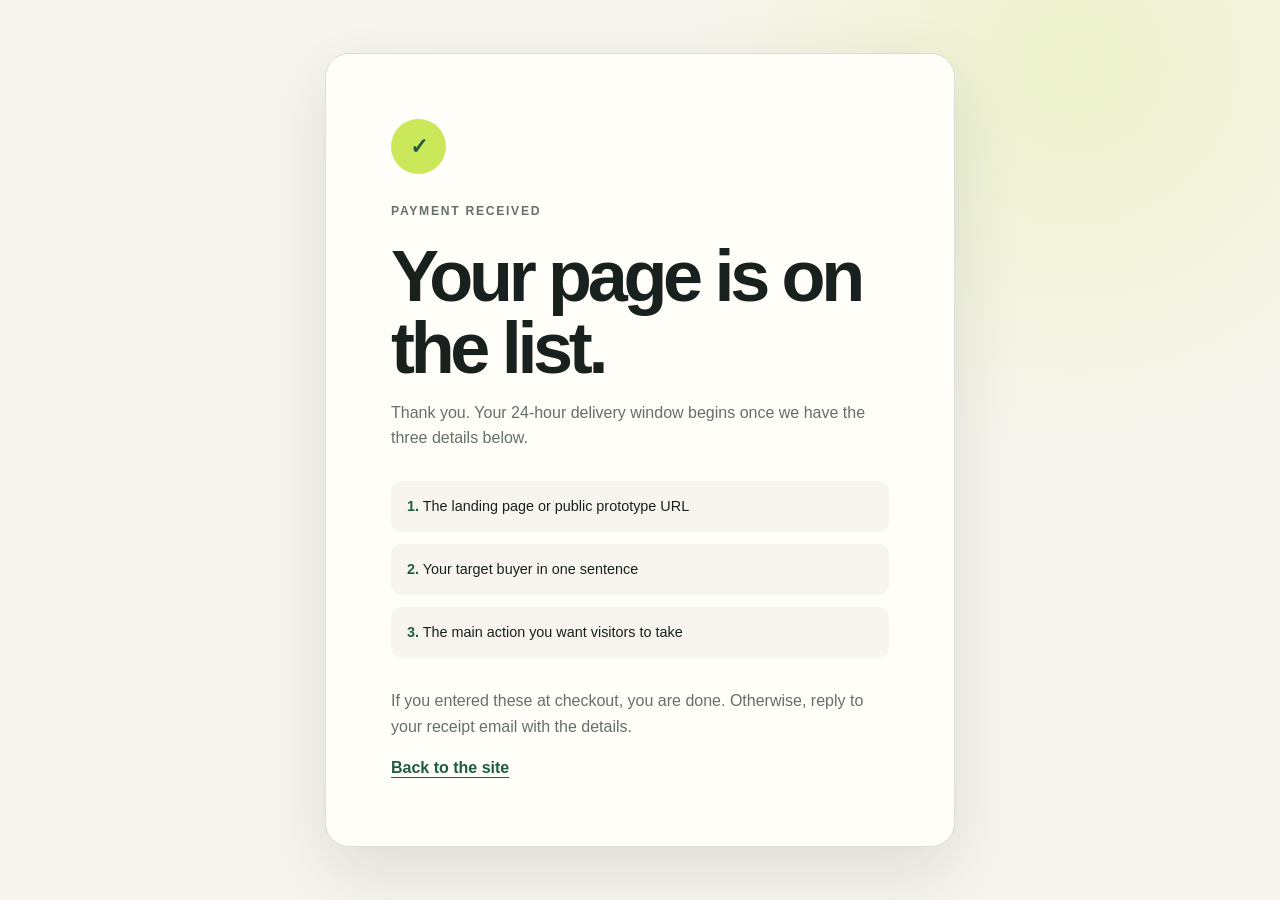
<file: success.html>
<!doctype html>
<html lang="en">
  <head>
    <meta charset="UTF-8" />
    <meta name="viewport" content="width=device-width, initial-scale=1.0" />
    <meta name="robots" content="noindex" />
    <title>You're in | 24-Hour Landing Page Fix</title>
    <link rel="icon" href="favicon.svg" type="image/svg+xml" />
    <link rel="stylesheet" href="styles.css" />
    <style>
      body {
        display: grid;
        min-height: 100vh;
        place-items: center;
        padding: 24px;
      }

      .success-card {
        width: min(630px, 100%);
        padding: clamp(32px, 7vw, 65px);
        border: 1px solid var(--line);
        border-radius: 24px;
        background: var(--paper);
        box-shadow: var(--shadow);
      }

      .success-mark {
        display: grid;
        width: 55px;
        height: 55px;
        margin-bottom: 28px;
        place-items: center;
        border-radius: 50%;
        color: var(--green);
        background: var(--lime);
        font-size: 1.4rem;
        font-weight: 800;
      }

      .success-card h1 {
        margin-bottom: 16px;
        font-size: clamp(2.4rem, 8vw, 4.5rem);
        letter-spacing: -0.06em;
        line-height: 1;
      }

      .success-card p {
        color: var(--muted);
      }

      .next-steps {
        display: grid;
        gap: 12px;
        margin: 30px 0;
        padding: 0;
        list-style: none;
      }

      .next-steps li {
        padding: 14px 16px;
        border-radius: 10px;
        background: var(--cream);
        font-size: 0.9rem;
      }

      .next-steps b {
        color: var(--green);
      }
    </style>
  </head>
  <body>
    <main class="success-card">
      <span class="success-mark">✓</span>
      <p class="eyebrow">Payment received</p>
      <h1>Your page is on the list.</h1>
      <p>
        Thank you. Your 24-hour delivery window begins once we have the three details
        below.
      </p>
      <ul class="next-steps">
        <li><b>1.</b> The landing page or public prototype URL</li>
        <li><b>2.</b> Your target buyer in one sentence</li>
        <li><b>3.</b> The main action you want visitors to take</li>
      </ul>
      <p>
        If you entered these at checkout, you are done. Otherwise, reply to your receipt
        email with the details.
      </p>
      <a class="text-link" href="index.html">Back to the site</a>
    </main>
  </body>
</html>
</file>
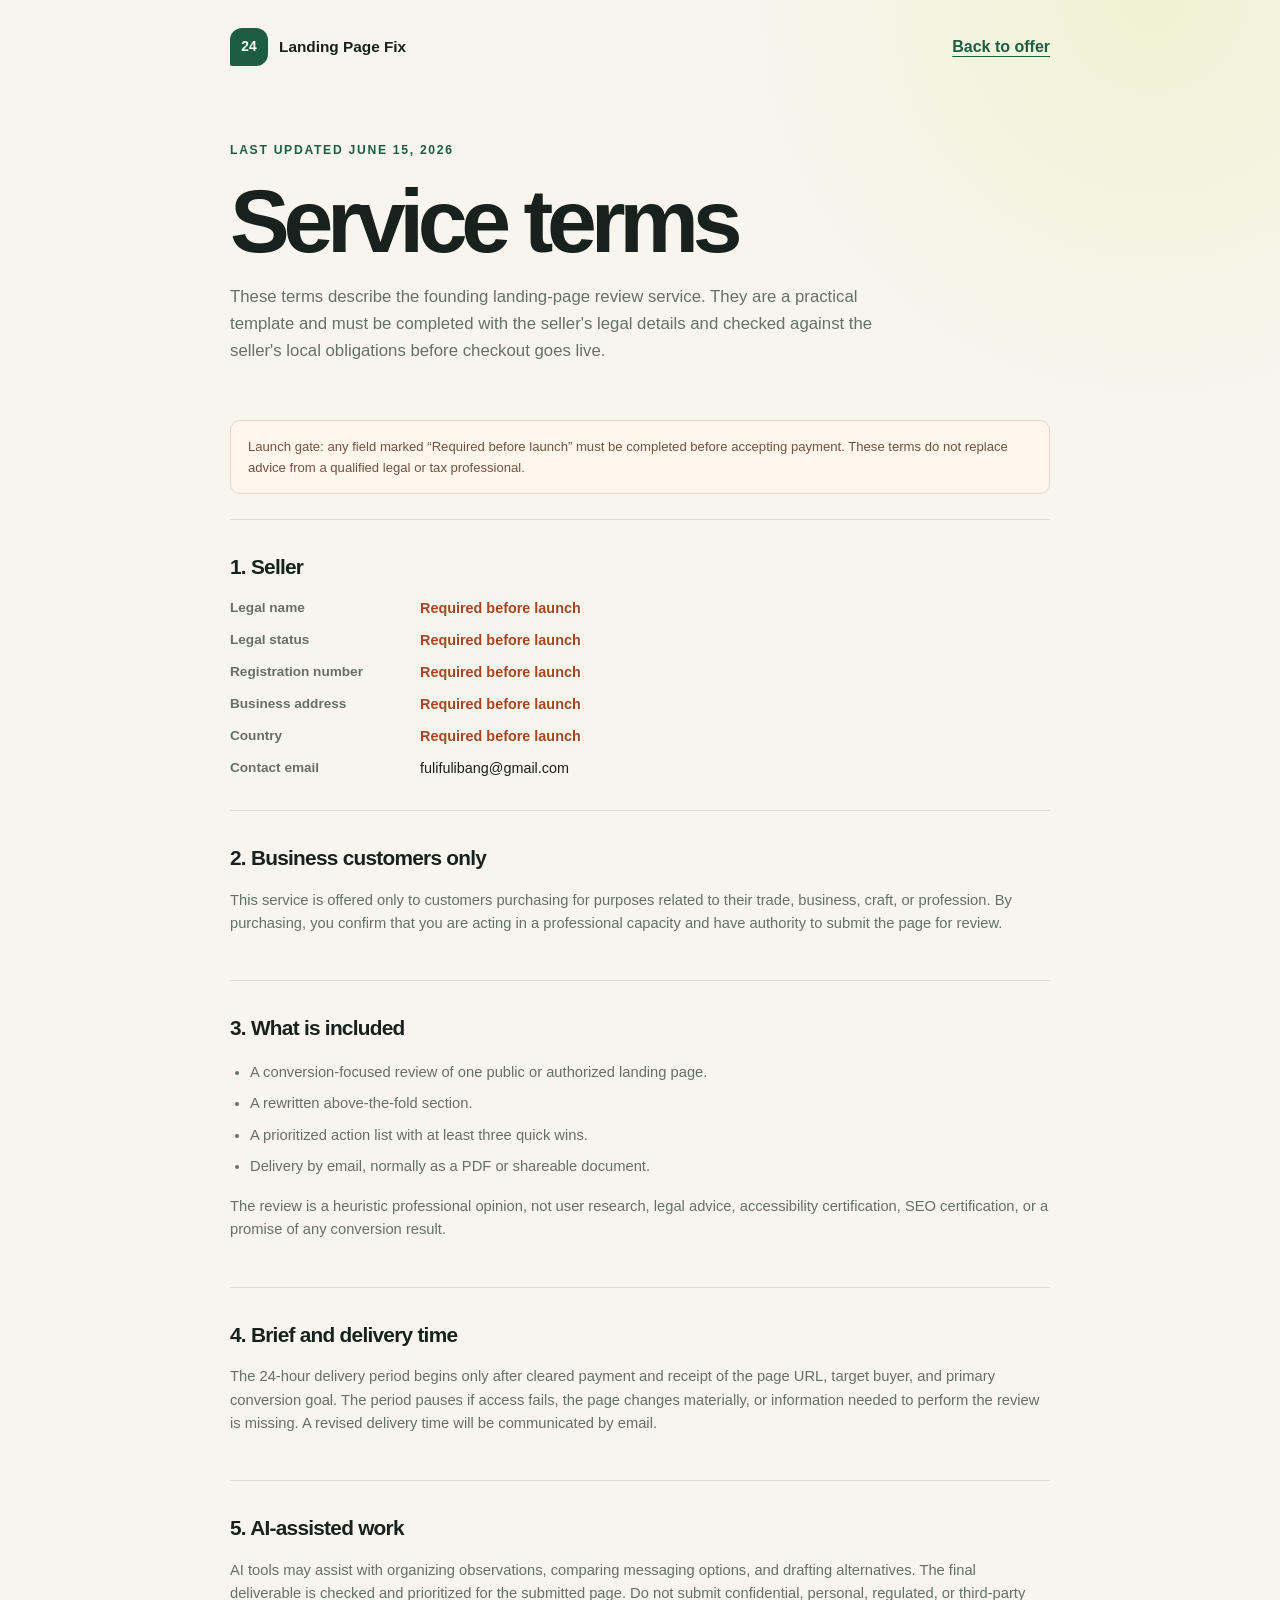
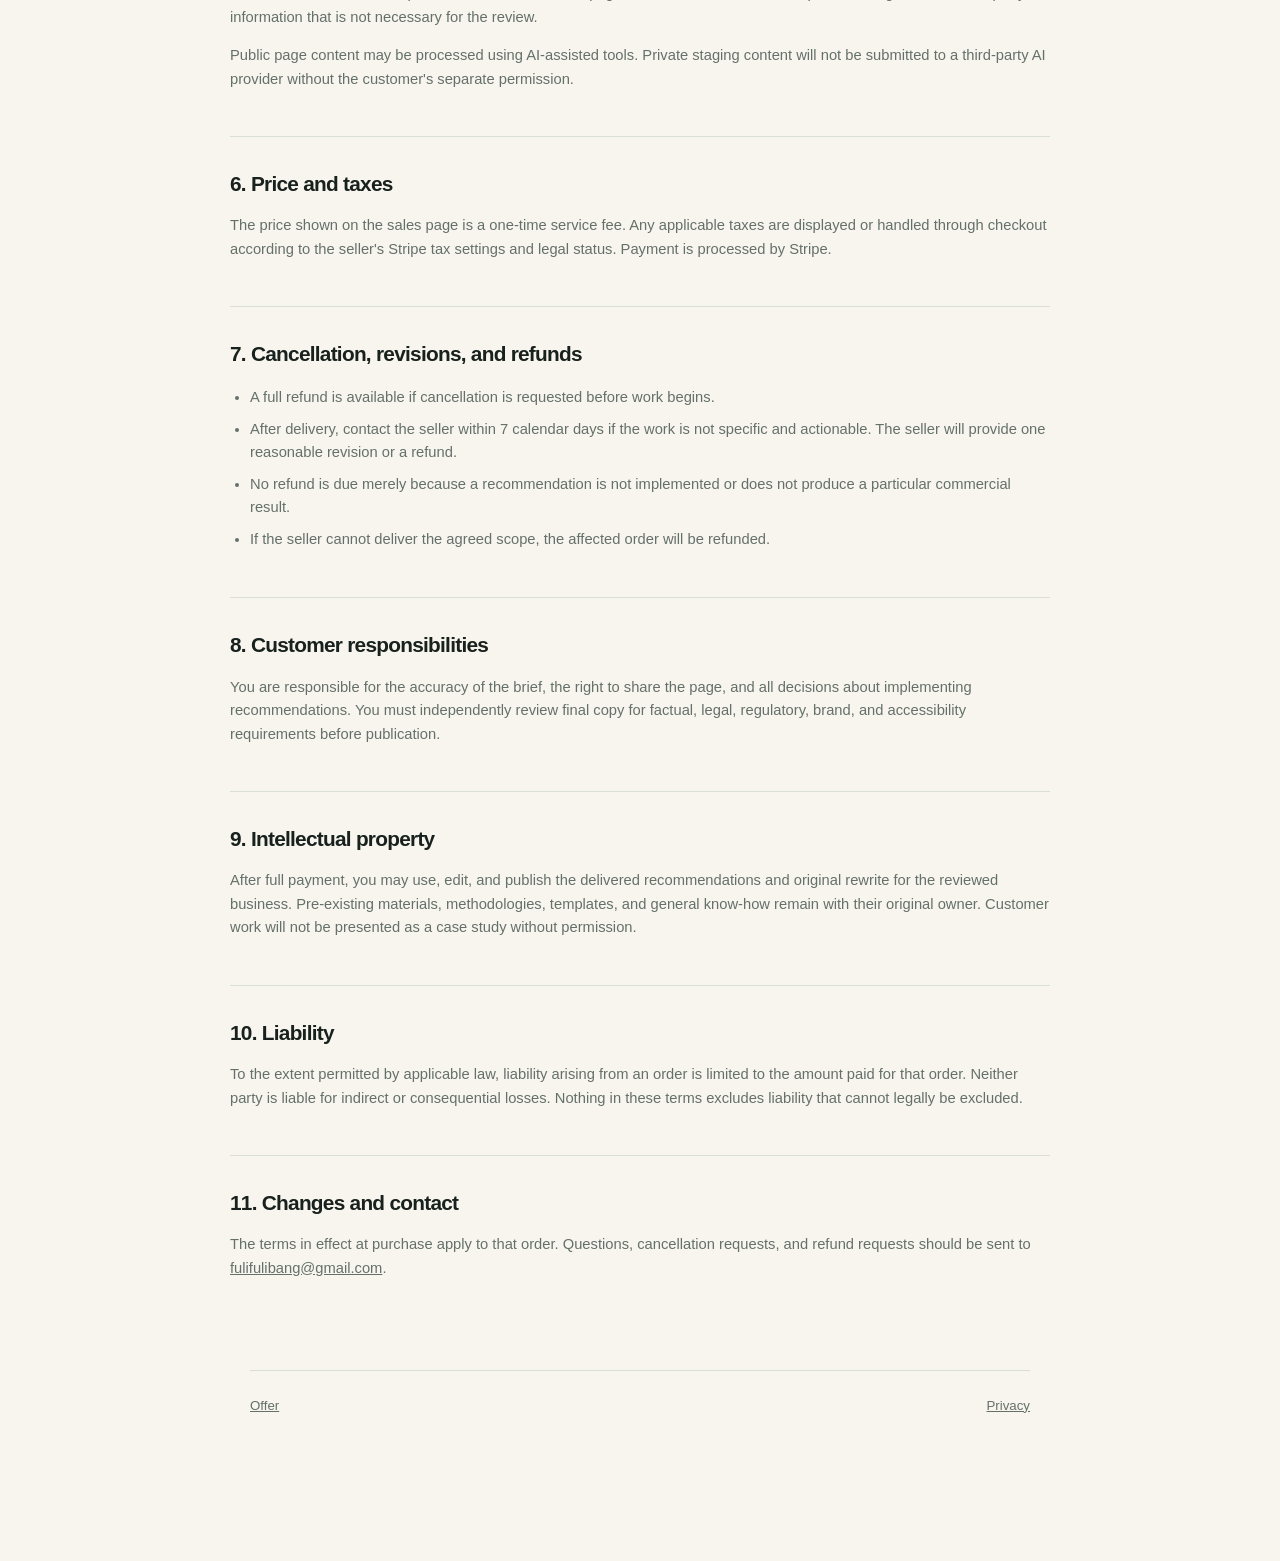
<file: terms.html>
<!doctype html>
<html lang="en">
  <head>
    <meta charset="UTF-8" />
    <meta name="viewport" content="width=device-width, initial-scale=1.0" />
    <meta name="robots" content="noindex" />
    <title>Service Terms | Landing Page Fix</title>
    <link rel="icon" href="favicon.svg" type="image/svg+xml" />
    <link rel="stylesheet" href="styles.css" />
    <link rel="stylesheet" href="legal.css" />
  </head>
  <body class="legal-page">
    <main class="legal-shell">
      <header class="legal-header">
        <a class="brand" href="index.html">
          <span class="brand-mark">24</span>
          <span>Landing Page Fix</span>
        </a>
        <a href="index.html#checkout">Back to offer</a>
      </header>

      <p class="eyebrow">Last updated June 15, 2026</p>
      <h1>Service terms</h1>
      <p class="legal-intro">
        These terms describe the founding landing-page review service. They are a
        practical template and must be completed with the seller's legal details and
        checked against the seller's local obligations before checkout goes live.
      </p>

      <p class="legal-notice">
        Launch gate: any field marked “Required before launch” must be completed before
        accepting payment. These terms do not replace advice from a qualified legal or tax
        professional.
      </p>

      <section class="legal-section">
        <h2>1. Seller</h2>
        <dl class="legal-grid">
          <dt>Legal name</dt>
          <dd data-legal="sellerName"></dd>
          <dt>Legal status</dt>
          <dd data-legal="sellerLegalStatus"></dd>
          <dt>Registration number</dt>
          <dd data-legal="registrationNumber"></dd>
          <dt>Business address</dt>
          <dd data-legal="sellerAddress"></dd>
          <dt>Country</dt>
          <dd data-legal="sellerCountry"></dd>
          <dt>Contact email</dt>
          <dd data-legal="contactEmail"></dd>
        </dl>
      </section>

      <section class="legal-section">
        <h2>2. Business customers only</h2>
        <p>
          This service is offered only to customers purchasing for purposes related to
          their trade, business, craft, or profession. By purchasing, you confirm that you
          are acting in a professional capacity and have authority to submit the page for
          review.
        </p>
      </section>

      <section class="legal-section">
        <h2>3. What is included</h2>
        <ul>
          <li>A conversion-focused review of one public or authorized landing page.</li>
          <li>A rewritten above-the-fold section.</li>
          <li>A prioritized action list with at least three quick wins.</li>
          <li>Delivery by email, normally as a PDF or shareable document.</li>
        </ul>
        <p>
          The review is a heuristic professional opinion, not user research, legal advice,
          accessibility certification, SEO certification, or a promise of any conversion
          result.
        </p>
      </section>

      <section class="legal-section">
        <h2>4. Brief and delivery time</h2>
        <p>
          The 24-hour delivery period begins only after cleared payment and receipt of the
          page URL, target buyer, and primary conversion goal. The period pauses if access
          fails, the page changes materially, or information needed to perform the review
          is missing. A revised delivery time will be communicated by email.
        </p>
      </section>

      <section class="legal-section">
        <h2>5. AI-assisted work</h2>
        <p>
          AI tools may assist with organizing observations, comparing messaging options,
          and drafting alternatives. The final deliverable is checked and prioritized for
          the submitted page. Do not submit confidential, personal, regulated, or
          third-party information that is not necessary for the review.
        </p>
        <p>
          Public page content may be processed using AI-assisted tools. Private staging
          content will not be submitted to a third-party AI provider without the
          customer's separate permission.
        </p>
      </section>

      <section class="legal-section">
        <h2>6. Price and taxes</h2>
        <p>
          The price shown on the sales page is a one-time service fee. Any applicable
          taxes are displayed or handled through checkout according to the seller's Stripe
          tax settings and legal status. Payment is processed by Stripe.
        </p>
      </section>

      <section class="legal-section">
        <h2>7. Cancellation, revisions, and refunds</h2>
        <ul>
          <li>A full refund is available if cancellation is requested before work begins.</li>
          <li>
            After delivery, contact the seller within 7 calendar days if the work is not
            specific and actionable. The seller will provide one reasonable revision or a
            refund.
          </li>
          <li>
            No refund is due merely because a recommendation is not implemented or does
            not produce a particular commercial result.
          </li>
          <li>
            If the seller cannot deliver the agreed scope, the affected order will be
            refunded.
          </li>
        </ul>
      </section>

      <section class="legal-section">
        <h2>8. Customer responsibilities</h2>
        <p>
          You are responsible for the accuracy of the brief, the right to share the page,
          and all decisions about implementing recommendations. You must independently
          review final copy for factual, legal, regulatory, brand, and accessibility
          requirements before publication.
        </p>
      </section>

      <section class="legal-section">
        <h2>9. Intellectual property</h2>
        <p>
          After full payment, you may use, edit, and publish the delivered recommendations
          and original rewrite for the reviewed business. Pre-existing materials,
          methodologies, templates, and general know-how remain with their original
          owner. Customer work will not be presented as a case study without permission.
        </p>
      </section>

      <section class="legal-section">
        <h2>10. Liability</h2>
        <p>
          To the extent permitted by applicable law, liability arising from an order is
          limited to the amount paid for that order. Neither party is liable for indirect
          or consequential losses. Nothing in these terms excludes liability that cannot
          legally be excluded.
        </p>
      </section>

      <section class="legal-section">
        <h2>11. Changes and contact</h2>
        <p>
          The terms in effect at purchase apply to that order. Questions, cancellation
          requests, and refund requests should be sent to
          <a data-contact data-legal="contactEmail"></a>.
        </p>
      </section>

      <footer class="legal-footer">
        <a href="index.html">Offer</a>
        <a href="privacy.html">Privacy</a>
      </footer>
    </main>
    <script src="config.js"></script>
    <script src="script.js"></script>
  </body>
</html>
</file>
<file: styles.css>
:root {
  --ink: #18211d;
  --muted: #65706a;
  --cream: #f7f5ee;
  --paper: #fffef9;
  --line: #d9ded8;
  --green: #1e5d43;
  --green-dark: #174633;
  --lime: #cbe85a;
  --orange: #f28b54;
  --shadow: 0 24px 70px rgba(30, 55, 43, 0.12);
}

* {
  box-sizing: border-box;
}

html {
  scroll-behavior: smooth;
}

body {
  margin: 0;
  color: var(--ink);
  background:
    radial-gradient(circle at 84% 7%, rgba(203, 232, 90, 0.24), transparent 24rem),
    var(--cream);
  font-family: "Avenir Next", "Segoe UI", Helvetica, Arial, sans-serif;
  line-height: 1.6;
}

.preview-banner {
  padding: 9px 18px;
  color: #fff8e8;
  background: #8a4b26;
  font-size: 0.76rem;
  font-weight: 800;
  letter-spacing: 0.035em;
  text-align: center;
}

.preview-banner.is-live {
  color: white;
  background: var(--green);
}

a {
  color: inherit;
}

h1,
h2,
h3,
p {
  margin-top: 0;
}

h1,
h2,
h3,
.brand,
.price {
  font-family: "Avenir Next", "Segoe UI", Helvetica, Arial, sans-serif;
}

.site-header,
.hero,
.section,
.problem-strip,
.checkout-section,
.faq-section,
footer {
  width: min(1160px, calc(100% - 40px));
  margin-inline: auto;
}

.site-header {
  display: flex;
  align-items: center;
  justify-content: space-between;
  padding: 24px 0;
}

.brand {
  display: inline-flex;
  align-items: center;
  gap: 11px;
  color: var(--ink);
  font-size: 0.96rem;
  font-weight: 800;
  text-decoration: none;
}

.brand-mark {
  display: grid;
  width: 38px;
  height: 38px;
  place-items: center;
  border-radius: 12px 12px 12px 2px;
  color: white;
  background: var(--green);
  font-size: 0.86rem;
}

.header-link,
.text-link {
  color: var(--green);
  font-weight: 700;
  text-underline-offset: 4px;
}

.hero {
  display: grid;
  grid-template-columns: minmax(0, 1.2fr) minmax(340px, 0.8fr);
  gap: clamp(52px, 8vw, 110px);
  align-items: center;
  min-height: 670px;
  padding: 72px 0 92px;
}

.eyebrow {
  margin-bottom: 18px;
  color: var(--green);
  font-size: 0.76rem;
  font-weight: 800;
  letter-spacing: 0.14em;
  text-transform: uppercase;
}

.hero h1 {
  max-width: 760px;
  margin-bottom: 26px;
  font-size: clamp(3.2rem, 6vw, 6.3rem);
  font-weight: 800;
  letter-spacing: -0.07em;
  line-height: 0.98;
}

.hero-lede {
  max-width: 650px;
  margin-bottom: 30px;
  color: #4d5952;
  font-size: clamp(1.05rem, 1.7vw, 1.28rem);
}

.hero-actions {
  display: flex;
  flex-wrap: wrap;
  gap: 24px;
  align-items: center;
}

.preview-note {
  max-width: 620px;
  margin: 18px 0 0;
  padding-left: 13px;
  border-left: 3px solid var(--orange);
  color: var(--muted);
  font-size: 0.83rem;
}

.button {
  display: inline-flex;
  min-height: 54px;
  align-items: center;
  justify-content: center;
  padding: 0 24px;
  border: 0;
  border-radius: 10px;
  font-weight: 800;
  text-decoration: none;
  transition:
    transform 160ms ease,
    background 160ms ease,
    box-shadow 160ms ease;
}

.button:hover {
  transform: translateY(-2px);
}

.button-primary {
  color: white;
  background: var(--green);
  box-shadow: 0 9px 22px rgba(30, 93, 67, 0.2);
}

.button-primary:hover {
  background: var(--green-dark);
  box-shadow: 0 12px 28px rgba(30, 93, 67, 0.27);
}

[data-preview-checkout="true"]::after {
  margin-left: 9px;
  content: "↗";
}

.validation-link {
  display: block;
  margin-top: 15px;
  color: var(--green);
  font-size: 0.82rem;
  font-weight: 800;
  line-height: 1.45;
  text-align: center;
  text-underline-offset: 3px;
}

.micro-proof {
  display: flex;
  flex-wrap: wrap;
  gap: 10px 20px;
  margin-top: 25px;
  color: var(--muted);
  font-size: 0.86rem;
  font-weight: 600;
}

.micro-proof span::before {
  content: "✓";
  margin-right: 7px;
  color: var(--green);
  font-weight: 800;
}

.score-card {
  position: relative;
  padding: 28px;
  border: 1px solid rgba(24, 33, 29, 0.08);
  border-radius: 22px;
  background: rgba(255, 254, 249, 0.9);
  box-shadow: var(--shadow);
  transform: rotate(1.8deg);
}

.score-card::before {
  position: absolute;
  z-index: -1;
  top: -18px;
  right: -18px;
  width: 118px;
  height: 118px;
  border-radius: 24px;
  background: var(--lime);
  content: "";
}

.score-card-top,
.price-row {
  display: flex;
  align-items: center;
  justify-content: space-between;
  gap: 12px;
}

.score-card-top {
  color: var(--muted);
  font-size: 0.83rem;
  font-weight: 700;
}

.status-dot {
  color: var(--green);
}

.status-dot::before {
  display: inline-block;
  width: 7px;
  height: 7px;
  margin-right: 7px;
  border-radius: 50%;
  background: var(--lime);
  box-shadow: 0 0 0 4px rgba(203, 232, 90, 0.2);
  content: "";
}

.score-main {
  margin: 28px 0 22px;
  line-height: 1;
}

.score-number {
  font-family: "Avenir Next", "Segoe UI", Helvetica, Arial, sans-serif;
  font-size: 5.8rem;
  font-weight: 800;
  letter-spacing: -0.08em;
}

.score-total {
  color: var(--muted);
  font-size: 1.1rem;
}

.score-bars {
  display: grid;
  gap: 14px;
}

.score-row {
  display: grid;
  grid-template-columns: 56px 1fr 28px;
  gap: 10px;
  align-items: center;
  color: var(--muted);
  font-size: 0.8rem;
}

.score-row b {
  color: var(--ink);
  text-align: right;
}

.bar {
  overflow: hidden;
  height: 7px;
  border-radius: 10px;
  background: #e7eae5;
}

.bar i {
  display: block;
  height: 100%;
  border-radius: inherit;
  background: var(--green);
}

.score-note {
  margin: 24px 0 0;
  padding: 15px;
  border-left: 3px solid var(--orange);
  background: #fff7ed;
  font-size: 0.88rem;
  font-weight: 600;
  line-height: 1.5;
}

.problem-strip {
  display: flex;
  gap: 25px;
  align-items: center;
  justify-content: space-between;
  padding: 22px 28px;
  border-radius: 16px;
  color: white;
  background: var(--ink);
}

.problem-strip p {
  margin: 0;
  color: #b9c2bd;
  font-size: 0.88rem;
}

.problem-list {
  display: flex;
  flex-wrap: wrap;
  gap: 10px;
}

.problem-list span {
  padding: 6px 11px;
  border: 1px solid #435149;
  border-radius: 30px;
  font-size: 0.8rem;
  font-weight: 700;
}

.tool-promo {
  display: flex;
  gap: 40px;
  align-items: end;
  justify-content: space-between;
}

.tool-promo .section-heading {
  margin-bottom: 0;
}

.section {
  padding: 130px 0 20px;
}

.section-heading {
  max-width: 720px;
  margin-bottom: 48px;
}

.section-heading.compact {
  max-width: 610px;
}

.section-heading h2,
.checkout-section h2,
.faq-section h2 {
  margin-bottom: 18px;
  font-size: clamp(2.25rem, 4.2vw, 4.4rem);
  letter-spacing: -0.055em;
  line-height: 1.06;
}

.section-heading > p:last-child,
.checkout-section > div > p:last-child {
  color: var(--muted);
  font-size: 1.05rem;
}

.deliverable-grid {
  display: grid;
  grid-template-columns: 1.16fr 1fr 1fr;
  gap: 16px;
}

.deliverable-card {
  display: flex;
  min-height: 310px;
  flex-direction: column;
  padding: 29px;
  border: 1px solid var(--line);
  border-radius: 16px;
  background: rgba(255, 254, 249, 0.65);
}

.featured-card {
  color: white;
  background: var(--green);
}

.card-number {
  color: var(--orange);
  font-size: 0.72rem;
  font-weight: 800;
  letter-spacing: 0.12em;
}

.deliverable-card h3 {
  margin: 45px 0 14px;
  font-size: 1.35rem;
  letter-spacing: -0.03em;
}

.deliverable-card p {
  color: var(--muted);
  font-size: 0.94rem;
}

.featured-card p {
  color: #d4e0d9;
}

.card-output {
  margin-top: auto;
  padding-top: 20px;
  border-top: 1px solid var(--line);
  font-size: 0.78rem;
  font-weight: 800;
  text-transform: uppercase;
}

.featured-card .card-output {
  border-color: #4b7b66;
}

.sample-section {
  overflow: hidden;
}

.rewrite {
  display: grid;
  grid-template-columns: 1fr auto 1fr;
  gap: 22px;
  align-items: stretch;
}

.rewrite-panel {
  min-height: 310px;
  padding: 31px;
  border-radius: 17px;
}

.rewrite-panel.before {
  border: 1px dashed #bbc2bd;
  color: #6d7771;
  background: rgba(255, 255, 255, 0.38);
}

.rewrite-panel.after {
  color: white;
  background: var(--ink);
  box-shadow: var(--shadow);
}

.rewrite-label {
  display: inline-block;
  margin-bottom: 48px;
  font-size: 0.7rem;
  font-weight: 800;
  letter-spacing: 0.14em;
  text-transform: uppercase;
}

.rewrite-panel h3 {
  max-width: 460px;
  font-size: clamp(1.55rem, 3vw, 2.35rem);
  letter-spacing: -0.045em;
  line-height: 1.13;
}

.rewrite-panel p {
  max-width: 480px;
  font-size: 0.92rem;
}

.after p {
  color: #bac4bf;
}

.fake-button {
  display: inline-block;
  margin-top: 10px;
  padding: 9px 16px;
  border: 1px solid currentColor;
  border-radius: 7px;
  font-size: 0.8rem;
  font-weight: 800;
}

.fake-button.active {
  border-color: var(--lime);
  color: var(--ink);
  background: var(--lime);
}

.rewrite-arrow {
  align-self: center;
  color: var(--orange);
  font-size: 2rem;
  font-weight: 800;
}

.sample-caption {
  max-width: 760px;
  margin: 23px 0 0 auto;
  color: var(--muted);
  font-size: 0.83rem;
}

.process-list {
  display: grid;
  grid-template-columns: repeat(3, 1fr);
  gap: 16px;
  padding: 0;
  list-style: none;
}

.process-list li {
  display: flex;
  gap: 18px;
  padding: 23px 0;
  border-top: 1px solid var(--line);
}

.process-list li > span {
  display: grid;
  width: 33px;
  height: 33px;
  flex: 0 0 auto;
  place-items: center;
  border-radius: 50%;
  color: white;
  background: var(--green);
  font-size: 0.78rem;
  font-weight: 800;
}

.process-list h3 {
  margin-bottom: 6px;
  font-size: 1rem;
}

.process-list p {
  margin: 0;
  color: var(--muted);
  font-size: 0.88rem;
}

.checkout-section {
  display: grid;
  grid-template-columns: 1fr 430px;
  gap: clamp(50px, 9vw, 130px);
  align-items: center;
  margin-top: 130px;
  padding: clamp(45px, 7vw, 78px);
  border-radius: 24px;
  background: #e7edca;
}

.checkout-card {
  padding: 30px;
  border-radius: 17px;
  background: var(--paper);
  box-shadow: 0 22px 55px rgba(41, 58, 45, 0.13);
}

.price {
  font-size: 3.6rem;
  font-weight: 800;
  letter-spacing: -0.07em;
}

.price-note {
  color: var(--muted);
  font-size: 0.8rem;
  font-weight: 700;
}

.checkout-card ul {
  display: grid;
  gap: 10px;
  margin: 20px 0 25px;
  padding: 20px 0;
  border-block: 1px solid var(--line);
  list-style: none;
}

.checkout-card li {
  font-size: 0.88rem;
}

.checkout-card li::before {
  margin-right: 9px;
  color: var(--green);
  content: "✓";
  font-weight: 800;
}

.full-width {
  width: 100%;
}

.checkout-footnote {
  margin: 13px 0 0;
  color: var(--muted);
  font-size: 0.7rem;
  line-height: 1.5;
  text-align: center;
}

.faq-section {
  padding: 130px 0 115px;
}

.faq-list {
  border-top: 1px solid var(--line);
}

details {
  padding: 23px 0;
  border-bottom: 1px solid var(--line);
}

summary {
  display: flex;
  align-items: center;
  justify-content: space-between;
  cursor: pointer;
  font-family: "Avenir Next", "Segoe UI", Helvetica, Arial, sans-serif;
  font-weight: 800;
  list-style: none;
}

summary::after {
  color: var(--green);
  content: "+";
  font-size: 1.4rem;
}

details[open] summary::after {
  content: "−";
}

details p {
  max-width: 700px;
  margin: 14px 0 0;
  color: var(--muted);
  font-size: 0.9rem;
}

footer {
  display: flex;
  align-items: center;
  justify-content: space-between;
  padding: 30px 0 45px;
  border-top: 1px solid var(--line);
  color: var(--muted);
  font-size: 0.83rem;
}

.footer-brand {
  color: var(--ink);
}

footer p {
  margin: 0;
}

.footer-links {
  display: flex;
  gap: 17px;
}

.footer-links a {
  text-underline-offset: 4px;
}

.toast {
  position: fixed;
  z-index: 5;
  right: 20px;
  bottom: 20px;
  max-width: 360px;
  padding: 14px 17px;
  border-radius: 10px;
  color: white;
  background: var(--ink);
  box-shadow: var(--shadow);
  font-size: 0.82rem;
  opacity: 0;
  pointer-events: none;
  transform: translateY(10px);
  transition: 180ms ease;
}

.toast.visible {
  opacity: 1;
  transform: translateY(0);
}

@media (max-width: 850px) {
  .tool-promo {
    align-items: start;
    flex-direction: column;
  }

  .hero,
  .checkout-section {
    grid-template-columns: 1fr;
  }

  .hero {
    gap: 58px;
    padding-top: 55px;
  }

  .score-card {
    max-width: 520px;
    transform: none;
  }

  .deliverable-grid,
  .process-list {
    grid-template-columns: 1fr;
  }

  .deliverable-card {
    min-height: 260px;
  }

  .rewrite {
    grid-template-columns: 1fr;
  }

  .rewrite-arrow {
    transform: rotate(90deg);
    justify-self: center;
  }

  .checkout-section {
    padding: 42px 25px;
  }
}

@media (max-width: 600px) {
  .site-header,
  .hero,
  .section,
  .problem-strip,
  .checkout-section,
  .faq-section,
  footer {
    width: min(100% - 28px, 1160px);
  }

  .site-header {
    padding-top: 17px;
  }

  .header-link {
    display: none;
  }

  .hero {
    min-height: auto;
    padding: 60px 0 80px;
  }

  .hero h1 {
    font-size: clamp(3rem, 15vw, 4.4rem);
  }

  .hero-actions {
    align-items: stretch;
    flex-direction: column;
  }

  .hero-actions .button {
    width: 100%;
  }

  .micro-proof {
    align-items: flex-start;
    flex-direction: column;
  }

  .score-card {
    padding: 23px;
  }

  .problem-strip {
    align-items: flex-start;
    flex-direction: column;
  }

  .section {
    padding-top: 95px;
  }

  .rewrite-panel {
    padding: 24px;
  }

  .rewrite-label {
    margin-bottom: 30px;
  }

  .checkout-section {
    margin-top: 95px;
  }

  .faq-section {
    padding: 95px 0;
  }

  footer {
    align-items: flex-start;
    flex-direction: column;
    gap: 20px;
  }
}

@media (prefers-reduced-motion: reduce) {
  html {
    scroll-behavior: auto;
  }

  *,
  *::before,
  *::after {
    transition-duration: 0.01ms !important;
  }
}
</file>
<file: tool.css>
.tool-shell {
  width: min(1160px, calc(100% - 40px));
  margin: 0 auto;
  padding: 80px 0 110px;
}

.tool-intro {
  max-width: 850px;
  margin-bottom: 54px;
}

.tool-intro h1 {
  margin-bottom: 24px;
  font-size: clamp(3rem, 7vw, 6.5rem);
  letter-spacing: -0.07em;
  line-height: 0.98;
}

.tool-intro > p:last-child {
  max-width: 680px;
  color: var(--muted);
  font-size: 1.08rem;
}

.tool-layout {
  display: grid;
  grid-template-columns: minmax(0, 0.86fr) minmax(420px, 1.14fr);
  gap: 22px;
  align-items: start;
}

.checker-form,
.checker-result {
  border: 1px solid var(--line);
  border-radius: 20px;
  background: var(--paper);
  box-shadow: 0 20px 55px rgba(30, 55, 43, 0.08);
}

.checker-form {
  display: grid;
  gap: 20px;
  padding: 28px;
}

.preset-row {
  display: flex;
  flex-wrap: wrap;
  gap: 8px;
  align-items: center;
  padding-bottom: 17px;
  border-bottom: 1px solid var(--line);
}

.preset-row span {
  margin-right: 3px;
  color: var(--muted);
  font-size: 0.75rem;
  font-weight: 700;
}

.preset-row button,
.copy-result,
.share-result {
  padding: 7px 10px;
  border: 1px solid #c7cec9;
  border-radius: 7px;
  color: var(--green);
  background: white;
  font: inherit;
  font-size: 0.73rem;
  font-weight: 800;
  cursor: pointer;
}

.preset-row button:hover,
.copy-result:hover,
.share-result:hover {
  border-color: var(--green);
}

.checker-form label {
  display: grid;
  gap: 8px;
  font-size: 0.82rem;
  font-weight: 800;
}

.checker-form label span {
  color: var(--muted);
  font-size: 0.72rem;
  font-weight: 600;
}

.checker-form input,
.checker-form textarea {
  width: 100%;
  padding: 13px 14px;
  border: 1px solid #cdd3ce;
  border-radius: 9px;
  color: var(--ink);
  background: white;
  font: inherit;
  font-size: 0.92rem;
}

.checker-form textarea {
  min-height: 92px;
  resize: vertical;
}

.checker-form input:focus,
.checker-form textarea:focus {
  border-color: var(--green);
  outline: 3px solid rgba(30, 93, 67, 0.13);
}

.tool-privacy {
  margin: -5px 0 0;
  color: var(--muted);
  font-size: 0.72rem;
  text-align: center;
}

.checker-result {
  min-height: 600px;
  padding: clamp(28px, 5vw, 48px);
}

.empty-result {
  display: grid;
  min-height: 500px;
  place-content: center;
  text-align: center;
}

.empty-score,
.result-score {
  display: grid;
  width: 100px;
  height: 100px;
  place-items: center;
  border-radius: 50%;
  color: var(--green);
  background: var(--lime);
  font-size: 2.8rem;
  font-weight: 800;
}

.empty-score {
  margin: 0 auto 24px;
}

.empty-result h2 {
  margin-bottom: 10px;
}

.empty-result p {
  max-width: 430px;
  color: var(--muted);
}

.result-top {
  display: flex;
  gap: 24px;
  align-items: center;
  margin-bottom: 32px;
}

.result-top h2 {
  margin-bottom: 6px;
  font-size: clamp(1.8rem, 4vw, 3rem);
  letter-spacing: -0.05em;
}

.result-top p {
  margin: 0;
  color: var(--muted);
}

.result-score {
  flex: 0 0 auto;
}

.result-score small {
  margin-left: 2px;
  font-size: 0.8rem;
}

.check-list {
  margin: 0;
  padding: 0;
  list-style: none;
}

.check-item {
  display: grid;
  grid-template-columns: 28px 1fr;
  gap: 12px;
  padding: 17px 0;
  border-top: 1px solid var(--line);
}

.check-icon {
  display: grid;
  width: 25px;
  height: 25px;
  place-items: center;
  border-radius: 50%;
  color: white;
  background: var(--green);
  font-size: 0.72rem;
  font-weight: 800;
}

.check-item.warning .check-icon {
  background: #a7552d;
}

.check-item h3 {
  margin-bottom: 4px;
  font-size: 0.92rem;
}

.check-item p {
  margin: 0;
  color: var(--muted);
  font-size: 0.82rem;
}

.rewrite-box {
  margin-top: 28px;
  padding: 23px;
  border-radius: 14px;
  color: white;
  background: var(--ink);
}

.rewrite-box > span {
  color: var(--lime);
  font-size: 0.68rem;
  font-weight: 800;
  letter-spacing: 0.12em;
  text-transform: uppercase;
}

.rewrite-box h3 {
  margin: 15px 0 9px;
  font-size: 1.35rem;
}

.rewrite-box p {
  margin-bottom: 14px;
  color: #c8d0cb;
  font-size: 0.86rem;
}

.result-actions {
  display: flex;
  flex-wrap: wrap;
  gap: 12px;
  margin-top: 22px;
}

.result-actions .button {
  min-height: 48px;
}

.copy-result,
.share-result {
  width: 100%;
  min-height: 40px;
}

.result-checkout-link {
  width: 100%;
  color: var(--lime);
  font-size: 0.78rem;
  font-weight: 800;
  text-align: center;
  text-underline-offset: 3px;
}

.result-note {
  margin: 14px 0 0;
  color: #c8d0cb;
  font-size: 0.78rem;
  text-align: center;
}

.tool-email-button {
  border: 1px solid #526058;
  color: white;
  background: transparent;
}

.tool-method {
  display: grid;
  grid-template-columns: 0.8fr 1.2fr;
  gap: 70px;
  margin-top: 100px;
  padding-top: 60px;
  border-top: 1px solid var(--line);
}

.tool-method h2 {
  font-size: clamp(2.3rem, 5vw, 4.5rem);
  letter-spacing: -0.06em;
  line-height: 1;
}

.tool-method ul {
  margin: 0;
  padding: 0;
  list-style: none;
}

.tool-method li {
  display: grid;
  grid-template-columns: 110px 1fr;
  gap: 20px;
  padding: 17px 0;
  border-top: 1px solid var(--line);
}

.tool-method li span {
  color: var(--muted);
}

@media (max-width: 820px) {
  .tool-layout,
  .tool-method {
    grid-template-columns: 1fr;
  }

  .checker-result {
    min-height: 0;
  }

  .empty-result {
    min-height: 320px;
  }
}

@media (max-width: 520px) {
  .tool-shell {
    width: min(100% - 28px, 1160px);
    padding-top: 48px;
  }

  .tool-intro h1 {
    font-size: 2.75rem;
  }

  .checker-form,
  .checker-result {
    padding: 21px;
  }

  .result-top {
    align-items: flex-start;
  }

  .result-score {
    width: 76px;
    height: 76px;
    font-size: 2rem;
  }

  .tool-method li {
    grid-template-columns: 1fr;
    gap: 3px;
  }
}
</file>
<file: legal.css>
.legal-page {
  background:
    radial-gradient(circle at 90% 0, rgba(203, 232, 90, 0.18), transparent 25rem),
    var(--cream);
}

.legal-shell {
  width: min(820px, calc(100% - 40px));
  margin: 0 auto;
  padding: 28px 0 100px;
}

.legal-header {
  display: flex;
  align-items: center;
  justify-content: space-between;
  margin-bottom: 75px;
}

.legal-header > a:last-child {
  color: var(--green);
  font-weight: 800;
  text-underline-offset: 4px;
}

.legal-shell h1 {
  margin-bottom: 18px;
  font-size: clamp(3rem, 8vw, 5.6rem);
  letter-spacing: -0.07em;
  line-height: 0.98;
}

.legal-intro {
  max-width: 680px;
  margin-bottom: 55px;
  color: var(--muted);
  font-size: 1.05rem;
}

.legal-notice {
  margin-bottom: 25px;
  padding: 15px 17px;
  border: 1px solid #ead6c8;
  border-radius: 10px;
  color: #76513f;
  background: #fff7ed;
  font-size: 0.82rem;
}

.legal-section {
  padding: 30px 0;
  border-top: 1px solid var(--line);
}

.legal-section h2 {
  margin-bottom: 14px;
  font-size: 1.3rem;
  letter-spacing: -0.035em;
}

.legal-section h3 {
  margin: 22px 0 8px;
  font-size: 1rem;
}

.legal-section p,
.legal-section li {
  color: var(--muted);
  font-size: 0.92rem;
}

.legal-section ul {
  display: grid;
  gap: 8px;
  padding-left: 20px;
}

.legal-grid {
  display: grid;
  grid-template-columns: 170px 1fr;
  gap: 9px 20px;
  margin: 0;
}

.legal-grid dt {
  color: var(--muted);
  font-size: 0.85rem;
  font-weight: 700;
}

.legal-grid dd {
  margin: 0;
  font-size: 0.9rem;
}

.missing-legal-value {
  color: #a34724;
  font-weight: 800;
}

.legal-footer {
  display: flex;
  gap: 18px;
  margin-top: 45px;
  padding-top: 24px;
  border-top: 1px solid var(--line);
  color: var(--muted);
  font-size: 0.83rem;
}

@media (max-width: 600px) {
  .legal-shell {
    width: min(100% - 28px, 820px);
    padding-top: 18px;
  }

  .legal-header {
    margin-bottom: 55px;
  }

  .legal-grid {
    grid-template-columns: 1fr;
    gap: 2px;
  }

  .legal-grid dd {
    margin-bottom: 11px;
  }
}
</file>
